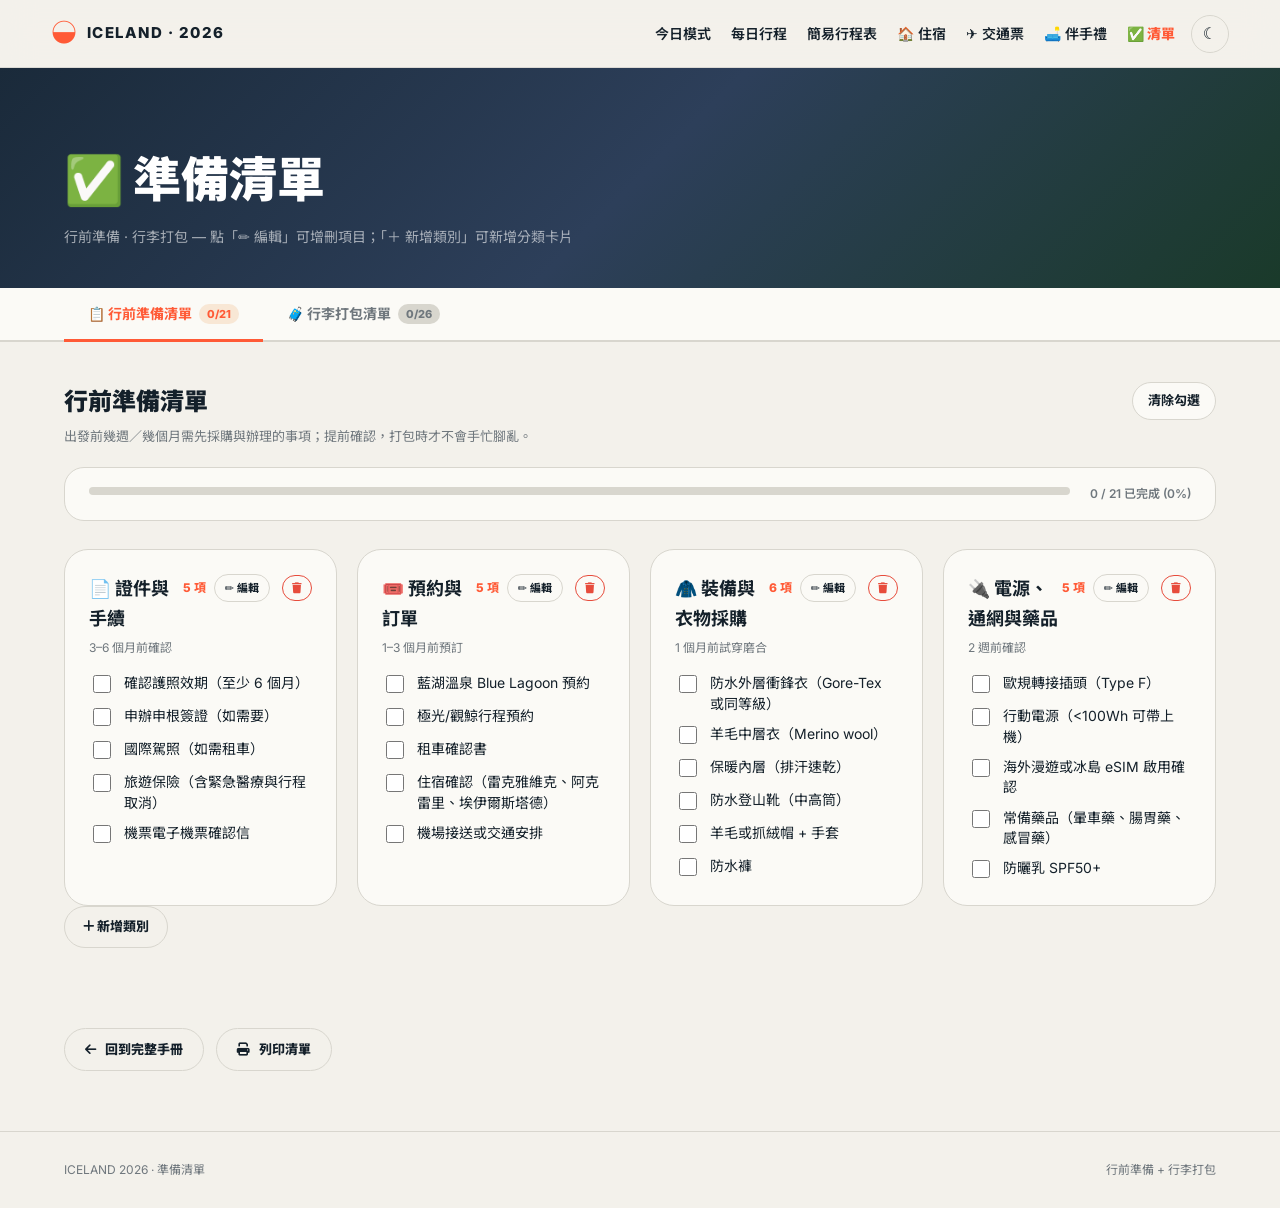
<file: checklist.html>
<!DOCTYPE html>
<html lang="zh-Hant">
<head>
  <meta charset="utf-8" />
  <meta name="viewport" content="width=device-width, initial-scale=1" />
  <title>準備清單 | 2026 冰島夢幻之旅</title>
  <meta name="description" content="2026 冰島行程行前準備清單與行李打包清單，可手動新增、刪除、編輯項目。" />
  <link rel="preconnect" href="https://fonts.googleapis.com" />
  <link rel="preconnect" href="https://fonts.gstatic.com" crossorigin />
  <link href="https://fonts.googleapis.com/css2?family=Inter:wght@400;600;700;800;900&family=Noto+Sans+TC:wght@400;500;700;900&display=swap" rel="stylesheet" />
  <link rel="stylesheet" href="https://cdnjs.cloudflare.com/ajax/libs/font-awesome/6.4.0/css/all.min.css" />
  <link rel="stylesheet" href="style.css" />
  <style>
    .page-hero {
      background: linear-gradient(135deg, #1a2a3a 0%, #2d3f5a 50%, #1a3a2a 100%);
      padding: 72px clamp(18px,5vw,78px) 40px;
      color: white;
    }
    .page-hero h1 { font-size: clamp(26px,4.5vw,48px); font-weight:900; margin:0 0 6px; }
    .page-hero p  { color: rgba(255,255,255,0.6); font-size:14px; margin:0; }

    /* Tab bar */
    .tab-bar {
      display: flex;
      gap: 0;
      border-bottom: 2px solid var(--line);
      padding: 0 clamp(18px,5vw,78px);
      background: var(--surface);
      position: sticky;
      top: 64px;
      z-index: 90;
    }
    .tab-btn {
      padding: 14px 24px;
      font-size: 14px;
      font-weight: 700;
      color: var(--muted);
      background: none;
      border: none;
      border-bottom: 3px solid transparent;
      margin-bottom: -2px;
      cursor: pointer;
      transition: color 0.15s, border-color 0.15s;
      display: flex;
      align-items: center;
      gap: 7px;
    }
    .tab-btn:hover { color: var(--ink); }
    .tab-btn.active { color: var(--accent); border-bottom-color: var(--accent); }
    .tab-count {
      background: var(--line);
      border-radius: 999px;
      padding: 1px 8px;
      font-size: 11px;
      font-weight: 800;
    }
    .tab-btn.active .tab-count { background: rgba(224,123,32,0.15); color: var(--accent); }

    /* Tab panels */
    .tab-panel { display: none; }
    .tab-panel.active { display: block; }

    /* Section inner */
    .checklist-section {
      padding: 40px clamp(18px,5vw,78px) 60px;
    }
    .section-head-inline {
      display: flex;
      align-items: flex-start;
      justify-content: space-between;
      gap: 16px;
      flex-wrap: wrap;
      margin-bottom: 20px;
    }
    .section-head-inline h2 { font-size: 24px; font-weight: 900; margin: 0 0 4px; }
    .section-head-inline .lead { color: var(--muted); font-size: 13px; margin: 0; }

    /* Progress bar */
    .prep-progress-wrap { margin-bottom: 28px; }
    .prep-progress-bar {
      height: 8px; border-radius: 999px;
      background: var(--line); overflow: hidden; margin-bottom: 6px;
    }
    .prep-progress-fill {
      height: 100%; border-radius: 999px;
      background: linear-gradient(90deg, #2fae84, #1a7a5a);
      transition: width 0.4s ease;
      width: 0%;
    }
    .prep-progress-text { font-size: 12px; color: var(--muted); font-weight: 600; }

    /* Packing note */
    .packing-note {
      background: var(--surface);
      border: 1px solid var(--line);
      border-radius: 14px;
      padding: 16px 20px;
      margin-top: 24px;
      font-size: 13px;
    }
    .packing-note strong { display: block; margin-bottom: 4px; font-size: 14px; }

    /* Edit mode banner */
    .edit-hint {
      background: rgba(224,123,32,0.08);
      border: 1px solid rgba(224,123,32,0.2);
      border-radius: 10px;
      padding: 10px 16px;
      font-size: 12px;
      color: var(--ink);
      margin: 0 clamp(18px,5vw,78px) 0;
      display: none;
      align-items: center;
      gap: 8px;
    }
    body.edit-active .edit-hint { display: flex; }

    @media (max-width: 600px) {
      .tab-btn { padding: 12px 14px; font-size: 13px; }
    }
  </style>
</head>
<body>

  <header class="topbar">
    <a class="brand" href="index.html" aria-label="回到手冊首頁">
      <span class="brand-mark">◒</span>
      <span>ICELAND · 2026</span>
    </a>
    <nav class="nav">
      <a href="index.html#today">今日模式</a>
      <a href="index.html#days">每日行程</a>
      <a href="itinerary.html">簡易行程表</a>
      <a href="accommodation.html">🏠 住宿</a>
      <a href="transport.html">✈️ 交通票</a>
      <a href="shopping.html">🛋️ 伴手禮</a>
      <a href="checklist.html" style="color:var(--accent);font-weight:800;">✅ 清單</a>
    </nav>
    <div class="topbar-actions">
      <button id="themeBtn" class="icon-btn" aria-label="切換深色模式">☾</button>
      <button id="mobileMenuBtn" class="mobile-menu-btn" aria-label="開啟選單"><i class="fa-solid fa-bars"></i> <span>選單</span></button>
    </div>
  </header>

  <div id="mobileDrawer" class="mobile-drawer">
    <nav class="mobile-drawer-nav">
      <a href="index.html#today" class="drawer-link">⚡ 今日模式 <span>↗</span></a>
      <a href="index.html#days" class="drawer-link">📅 每日行程 <span>↗</span></a>
      <a href="itinerary.html" class="drawer-link">📋 簡易行程表 <span>↗</span></a>
      <a href="accommodation.html" class="drawer-link">🏠 住宿資訊 <span>↗</span></a>
      <a href="transport.html" class="drawer-link">✈️ 交通票 <span>↗</span></a>
      <a href="shopping.html" class="drawer-link">🛋️ 伴手禮清單 <span>↗</span></a>
      <a href="checklist.html" class="drawer-link" style="color:var(--accent);">✅ 準備清單 <span>↗</span></a>
    </nav>
  </div>

  <main>
    <div class="page-hero">
      <h1>✅ 準備清單</h1>
      <p>行前準備 · 行李打包 — 點「✏️ 編輯」可增刪項目；「＋ 新增類別」可新增分類卡片</p>
    </div>

    <!-- Tab bar -->
    <div class="tab-bar" role="tablist">
      <button class="tab-btn active" id="tab-prep" role="tab" aria-selected="true" onclick="switchTab('prep')">
        📋 行前準備清單
        <span class="tab-count" id="tab-prep-count">…</span>
      </button>
      <button class="tab-btn" id="tab-packing" role="tab" aria-selected="false" onclick="switchTab('packing')">
        🧳 行李打包清單
        <span class="tab-count" id="tab-packing-count">…</span>
      </button>
    </div>


    <!-- ── Tab: 行前準備 ───────────────────────────────────────────── -->
    <div class="tab-panel active" id="panel-prep">
      <div class="checklist-section">
        <div class="section-head-inline">
          <div>
            <h2>行前準備清單</h2>
            <p class="lead">出發前幾週／幾個月需先採購與辦理的事項；提前確認，打包時才不會手忙腳亂。</p>
          </div>
          <button class="chip" id="resetPrep">清除勾選</button>
        </div>

        <div class="prep-progress-wrap">
          <div class="prep-progress-bar">
            <div id="prepProgressFill" class="prep-progress-fill"></div>
          </div>
          <div id="prepProgressText" class="prep-progress-text">計算中…</div>
        </div>

        <div id="prepGrid" class="packing-grid"></div>
        <div style="padding:0 0 20px;">
          <button class="btn secondary" id="addPrepCategoryBtn" style="font-size:13px;padding:9px 18px;"><i class="fa-solid fa-plus"></i> 新增類別</button>
        </div>
      </div>
    </div>

    <!-- ── Tab: 行李打包 ───────────────────────────────────────────── -->
    <div class="tab-panel" id="panel-packing">
      <div class="checklist-section">
        <div class="section-head-inline">
          <div>
            <h2>行李打包清單</h2>
            <p class="lead">以 11 天冰島秋季行程為基礎；勾選狀態會自動存於這台裝置的瀏覽器中。</p>
          </div>
          <button class="chip" id="resetPacking">清除勾選</button>
        </div>

        <div id="packingGrid" class="packing-grid"></div>
        <div style="padding:0 0 20px;">
          <button class="btn secondary" id="addPackingCategoryBtn" style="font-size:13px;padding:9px 18px;"><i class="fa-solid fa-plus"></i> 新增類別</button>
        </div>

        <div class="packing-note">
          <strong>🧳 夫妻／旅伴分裝技巧</strong>
          <p>若有兩件托運行李，建議交叉放置每人 1–2 天衣物。即使其中一件延誤，也不會只有一個人完全沒有換洗衣物。</p>
        </div>
      </div>
    </div>

    <div style="padding: 0 clamp(18px,5vw,78px) 60px; display:flex; gap:12px; flex-wrap:wrap;">
      <a href="index.html" class="btn secondary" style="font-size:13px;padding:10px 20px;"><i class="fa-solid fa-arrow-left" style="margin-right:6px;"></i> 回到完整手冊</a>
      <button class="btn secondary" onclick="window.print()" style="font-size:13px;padding:10px 20px;"><i class="fa-solid fa-print" style="margin-right:6px;"></i> 列印清單</button>
    </div>
  </main>

  <footer>
    <span>ICELAND 2026 · 準備清單</span>
    <span>行前準備 + 行李打包</span>
  </footer>

  <script>
    // ── Theme ──────────────────────────────────────────────────────────
    document.getElementById('themeBtn').onclick = () => {
      document.body.classList.toggle('dark');
      document.getElementById('themeBtn').textContent = document.body.classList.contains('dark') ? '☀' : '☾';
    };

    // ── Mobile drawer ──────────────────────────────────────────────────
    const mobileMenuBtn = document.getElementById('mobileMenuBtn');
    const mobileDrawer = document.getElementById('mobileDrawer');
    mobileMenuBtn.onclick = () => {
      mobileDrawer.classList.toggle('active');
      mobileMenuBtn.innerHTML = mobileDrawer.classList.contains('active')
        ? '<i class="fa-solid fa-xmark"></i> <span>關閉</span>'
        : '<i class="fa-solid fa-bars"></i> <span>選單</span>';
    };


    // ── Load tripData from localStorage ───────────────────────────────
    const TRIP_KEY = 'iceland_2026_trip_data';

    const DEFAULT_TRIP_PREP = {
      admin: [
        '確認護照效期（至少 6 個月）',
        '申辦申根簽證（如需要）',
        '國際駕照（如需租車）',
        '旅遊保險（含緊急醫療與行程取消）',
        '機票電子機票確認信'
      ],
      bookings: [
        '藍湖溫泉 Blue Lagoon 預約',
        '極光/觀鯨行程預約',
        '租車確認書',
        '住宿確認（雷克雅維克、阿克雷里、埃伊爾斯塔德）',
        '機場接送或交通安排'
      ],
      gear: [
        '防水外層衝鋒衣（Gore-Tex 或同等級）',
        '羊毛中層衣（Merino wool）',
        '保暖內層（排汗速乾）',
        '防水登山靴（中高筒）',
        '羊毛或抓絨帽 + 手套',
        '防水褲'
      ],
      tech: [
        '歐規轉接插頭（Type F）',
        '行動電源（<100Wh 可帶上機）',
        '海外漫遊或冰島 eSIM 啟用確認',
        '常備藥品（暈車藥、腸胃藥、感冒藥）',
        '防曬乳 SPF50+'
      ]
    };
    const DEFAULT_TRIP_PACKING = {
      carry: [
        '護照 + 護照影本（放另一個包）',
        '機票 / 電子登機證',
        '信用卡 + 少量現金（ISK 或 EUR）',
        '手機 + 耳機',
        '充電線 + 行動電源',
        '口罩與手部消毒液'
      ],
      cabin: [
        '換洗衣物 1–2 套',
        '盥洗包（≤100ml 液體）',
        '輕薄保暖層',
        '眼鏡 / 隱形眼鏡備份',
        '頸枕'
      ],
      checked: [
        '防水外層衝鋒衣',
        '保暖中層（羊毛衣或刷毛）',
        '排汗內層 × 5 套',
        '防水登山靴',
        '一般鞋子（室內用）',
        '牛仔褲 / 休閒褲 × 2',
        '毛帽 + 手套 + 圍巾',
        '泳衣（藍湖、天空藍潟湖）',
        '雨傘或輕量雨衣',
        '太陽眼鏡（低角度陽光）'
      ],
      shared: [
        '旅遊書 / 離線地圖下載',
        '手機腳架 / 小型三腳架',
        '延長線插座',
        '零食與乾燥食品',
        '夸克型暖暖包'
      ]
    };

    const DEFAULT_PREP_GROUPS    = ['admin','bookings','gear','tech'];
    const DEFAULT_PREP_LABELS    = { admin:'📄 證件與手續', bookings:'🎟️ 預約與訂單', gear:'🧥 裝備與衣物採購', tech:'🔌 電源、通網與藥品' };
    const DEFAULT_PREP_SUBS      = { admin:'3–6 個月前確認', bookings:'1–3 個月前預訂', gear:'1 個月前試穿磨合', tech:'2 週前確認' };
    const DEFAULT_PACKING_GROUPS = ['carry','cabin','checked','shared'];
    const DEFAULT_PACKING_LABELS = { carry:'隨身包包', cabin:'手提行李', checked:'托運行李', shared:'共用／分裝' };
    const DEFAULT_PACKING_SUBS   = { carry:'證件、貴重物品與途中隨時會用到', cabin:'托運延誤時仍能撐 1–2 天', checked:'主要衣物與旅行用品', shared:'夫妻或旅伴一起準備' };

    let tripData = null;
    try {
      const raw = localStorage.getItem(TRIP_KEY);
      tripData = raw ? JSON.parse(raw) : null;
    } catch(e) {}

    if (!tripData) {
      tripData = { prep: DEFAULT_TRIP_PREP, packing: DEFAULT_TRIP_PACKING };
    }
    if (!tripData.prep)    tripData.prep    = DEFAULT_TRIP_PREP;
    if (!tripData.packing) tripData.packing = DEFAULT_TRIP_PACKING;

    const CAT_KEY = 'iceland_checklist_cats_v12';
    let catData = null;
    try { catData = JSON.parse(localStorage.getItem(CAT_KEY) || 'null'); } catch(e) {}
    if (!catData) {
      catData = {
        prepGroups:    DEFAULT_PREP_GROUPS.map(k => ({ key:k, label: DEFAULT_PREP_LABELS[k], sub: DEFAULT_PREP_SUBS[k] })),
        packingGroups: DEFAULT_PACKING_GROUPS.map(k => ({ key:k, label: DEFAULT_PACKING_LABELS[k], sub: DEFAULT_PACKING_SUBS[k] }))
      };
    }
    function saveCats() { localStorage.setItem(CAT_KEY, JSON.stringify(catData)); }

    function saveItineraryToLocal() {
      try { localStorage.setItem(TRIP_KEY, JSON.stringify(tripData)); } catch(e) {}
    }

    // ── Tab switching ─────────────────────────────────────────────────
    function switchTab(tab) {
      document.querySelectorAll('.tab-btn').forEach(b => { b.classList.remove('active'); b.setAttribute('aria-selected','false'); });
      document.querySelectorAll('.tab-panel').forEach(p => p.classList.remove('active'));
      document.getElementById('tab-' + tab).classList.add('active');
      document.getElementById('tab-' + tab).setAttribute('aria-selected','true');
      document.getElementById('panel-' + tab).classList.add('active');
      history.replaceState(null, '', '#' + tab);
    }

    if (location.hash === '#packing') switchTab('packing');

    // ── Helpers ───────────────────────────────────────────────────────
    function addEditRow(text, container) {
      const row = document.createElement('div');
      row.style.cssText = 'display:flex;align-items:center;gap:6px;margin-bottom:6px;';
      row.innerHTML = `
        <input type="text" value="${text.replace(/"/g,'&quot;').replace(/</g,'&lt;')}"
          style="flex:1;padding:6px 10px;border:1px solid var(--line);border-radius:8px;background:var(--bg);color:var(--ink);font-size:13px;">
        <button title="刪除" style="background:none;border:none;color:var(--muted);cursor:pointer;font-size:18px;line-height:1;padding:0 4px;transition:color 0.1s;"
          onmouseover="this.style.color='#e03030'" onmouseout="this.style.color=''">×</button>
      `;
      row.querySelector('button').onclick = () => row.remove();
      container.appendChild(row);
    }

    function buildChecklistCard(title, sub, items, key, prefix, onSave, onReset) {
      const card = document.createElement('article');
      card.className = 'packing-card';
      card.innerHTML = `
        <div class="packing-head">
          <div><h3>${title}</h3><p>${sub}</p></div>
          <div style="display:flex;align-items:center;gap:8px;flex-shrink:0;">
            <span class="cl-count">${items.length} 項</span>
            <button class="small-btn cl-edit-btn" style="font-size:11px;padding:4px 10px;">✏️ 編輯</button>
          </div>
        </div>
        <div class="check-list"></div>
        <div class="cl-edit-area" style="display:none;border-top:1px solid var(--line);padding:12px 0 4px;">
          <div class="cl-edit-list"></div>
          <div style="display:flex;gap:6px;margin-top:8px;">
            <input class="cl-new-input" type="text" placeholder="新增項目（Enter 確認）"
              style="flex:1;padding:7px 10px;border:1px solid var(--line);border-radius:8px;background:var(--bg);color:var(--ink);font-size:13px;">
            <button class="btn primary cl-add-btn" style="font-size:12px;padding:7px 12px;white-space:nowrap;">＋ 新增</button>
          </div>
          <div style="display:flex;gap:8px;margin-top:10px;">
            <button class="btn primary cl-save-btn" style="font-size:12px;padding:7px 14px;">✓ 儲存</button>
            <button class="btn secondary cl-cancel-btn" style="font-size:12px;padding:7px 14px;">取消</button>
          </div>
        </div>
      `;

      const checkList  = card.querySelector('.check-list');
      const editArea   = card.querySelector('.cl-edit-area');
      const editList   = card.querySelector('.cl-edit-list');
      const editBtn    = card.querySelector('.cl-edit-btn');
      const newInput   = card.querySelector('.cl-new-input');
      const addBtn     = card.querySelector('.cl-add-btn');
      const saveBtn    = card.querySelector('.cl-save-btn');
      const cancelBtn  = card.querySelector('.cl-cancel-btn');
      const countEl    = card.querySelector('.cl-count');

      const renderCheckRows = () => {
        checkList.innerHTML = '';
        items.forEach((item, i) => {
          const id = `${prefix}-${key}-${i}`;
          const row = document.createElement('label');
          row.className = 'check-row';
          row.innerHTML = `<input type="checkbox" ${localStorage.getItem(id) ? 'checked' : ''}><span>${item}</span>`;
          row.querySelector('input').onchange = e => {
            e.target.checked ? localStorage.setItem(id, '1') : localStorage.removeItem(id);
            if (onReset) onReset();
          };
          checkList.appendChild(row);
        });
        countEl.textContent = `${items.length} 項`;
      };
      renderCheckRows();

      editBtn.onclick = () => {
        editList.innerHTML = '';
        items.forEach(item => addEditRow(item, editList));
        checkList.style.display = 'none';
        editArea.style.display = 'block';
        newInput.focus();
      };
      const doAdd = () => {
        const val = newInput.value.trim();
        if (!val) return;
        addEditRow(val, editList);
        newInput.value = '';
        newInput.focus();
      };
      addBtn.onclick = doAdd;
      newInput.onkeydown = e => { if (e.key === 'Enter') { e.preventDefault(); doAdd(); } };
      saveBtn.onclick = () => {
        const newItems = [...editList.querySelectorAll('input[type=text]')]
          .map(inp => inp.value.trim()).filter(Boolean);
        items.splice(0, items.length, ...newItems);
        saveItineraryToLocal();
        checkList.style.display = 'block';
        editArea.style.display = 'none';
        renderCheckRows();
        if (onSave) onSave();
      };
      cancelBtn.onclick = () => {
        checkList.style.display = 'block';
        editArea.style.display = 'none';
      };
      return card;
    }

    // ── renderPrep ─────────────────────────────────────────────────────
    function renderPrep() {
      const grid = document.getElementById('prepGrid');
      if (!grid) return;
      grid.innerHTML = '';

      const updateProgress = () => {
        let total = 0, done = 0;
        catData.prepGroups.forEach(g => {
          (tripData.prep[g.key] || []).forEach((_, i) => {
            total++;
            if (localStorage.getItem(`prep-${g.key}-${i}`)) done++;
          });
        });
        const pct = total ? Math.round(done / total * 100) : 0;
        const fill = document.getElementById('prepProgressFill');
        const text = document.getElementById('prepProgressText');
        if (fill) fill.style.width = `${pct}%`;
        if (text) text.textContent = `${done} / ${total} 已完成 (${pct}%)`;
        const tc = document.getElementById('tab-prep-count');
        if (tc) tc.textContent = `${done}/${total}`;
      };

      catData.prepGroups.forEach((g, gIdx) => {
        if (!tripData.prep[g.key]) tripData.prep[g.key] = [];
        const card = buildChecklistCard(
          g.label, g.sub, tripData.prep[g.key], g.key, 'prep',
          updateProgress, updateProgress
        );
        const headRight = card.querySelector('.packing-head > div:last-child');
        const delBtn = document.createElement('button');
        delBtn.className = 'small-btn';
        delBtn.style.cssText = 'font-size:11px;padding:3px 9px;color:#e74c3c;border-color:#e74c3c;margin-left:4px;';
        delBtn.innerHTML = '<i class="fa-solid fa-trash"></i>';
        delBtn.title = '刪除此類別';
        delBtn.onclick = () => {
          if (!confirm(`確定刪除「${g.label}」類別及其所有項目？`)) return;
          catData.prepGroups.splice(gIdx, 1);
          delete tripData.prep[g.key];
          saveCats(); saveItineraryToLocal(); renderPrep();
        };
        headRight.appendChild(delBtn);
        grid.appendChild(card);
      });

      updateProgress();

      const resetBtn = document.getElementById('resetPrep');
      if (resetBtn) {
        resetBtn.onclick = () => {
          Object.keys(localStorage).filter(k => k.startsWith('prep-')).forEach(k => localStorage.removeItem(k));
          grid.querySelectorAll('input[type=checkbox]').forEach(x => x.checked = false);
          updateProgress();
        };
      }

      const addBtn = document.getElementById('addPrepCategoryBtn');
      if (addBtn) {
        addBtn.onclick = () => {
          const label = prompt('新類別名稱：');
          if (!label || !label.trim()) return;
          const key = 'prep_custom_' + Date.now();
          catData.prepGroups.push({ key, label: label.trim(), sub: '' });
          tripData.prep[key] = [];
          saveCats(); saveItineraryToLocal(); renderPrep();
        };
      }
    }

    // ── renderPacking ──────────────────────────────────────────────────
    function renderPacking() {
      const grid = document.getElementById('packingGrid');
      if (!grid) return;
      grid.innerHTML = '';

      const updateCount = () => {
        let total = 0, done = 0;
        catData.packingGroups.forEach(g => {
          (tripData.packing[g.key] || []).forEach((_, i) => {
            total++;
            if (localStorage.getItem(`pack-${g.key}-${i}`)) done++;
          });
        });
        const tc = document.getElementById('tab-packing-count');
        if (tc) tc.textContent = `${done}/${total}`;
      };

      catData.packingGroups.forEach((g, gIdx) => {
        if (!tripData.packing[g.key]) tripData.packing[g.key] = [];
        const card = buildChecklistCard(
          g.label, g.sub, tripData.packing[g.key], g.key, 'pack',
          updateCount, updateCount
        );
        const headRight = card.querySelector('.packing-head > div:last-child');
        const delBtn = document.createElement('button');
        delBtn.className = 'small-btn';
        delBtn.style.cssText = 'font-size:11px;padding:3px 9px;color:#e74c3c;border-color:#e74c3c;margin-left:4px;';
        delBtn.innerHTML = '<i class="fa-solid fa-trash"></i>';
        delBtn.title = '刪除此類別';
        delBtn.onclick = () => {
          if (!confirm(`確定刪除「${g.label}」類別及其所有項目？`)) return;
          catData.packingGroups.splice(gIdx, 1);
          delete tripData.packing[g.key];
          saveCats(); saveItineraryToLocal(); renderPacking();
        };
        headRight.appendChild(delBtn);
        grid.appendChild(card);
      });

      updateCount();

      const resetBtn = document.getElementById('resetPacking');
      if (resetBtn) {
        resetBtn.onclick = () => {
          Object.keys(localStorage).filter(k => k.startsWith('pack-')).forEach(k => localStorage.removeItem(k));
          grid.querySelectorAll('input[type=checkbox]').forEach(x => x.checked = false);
          updateCount();
        };
      }

      const addBtn = document.getElementById('addPackingCategoryBtn');
      if (addBtn) {
        addBtn.onclick = () => {
          const label = prompt('新類別名稱：');
          if (!label || !label.trim()) return;
          const key = 'pack_custom_' + Date.now();
          catData.packingGroups.push({ key, label: label.trim(), sub: '' });
          tripData.packing[key] = [];
          saveCats(); saveItineraryToLocal(); renderPacking();
        };
      }
    }

    // ── Init ───────────────────────────────────────────────────────────
    renderPrep();
    renderPacking();
  </script>
</body>
</html>
</file>
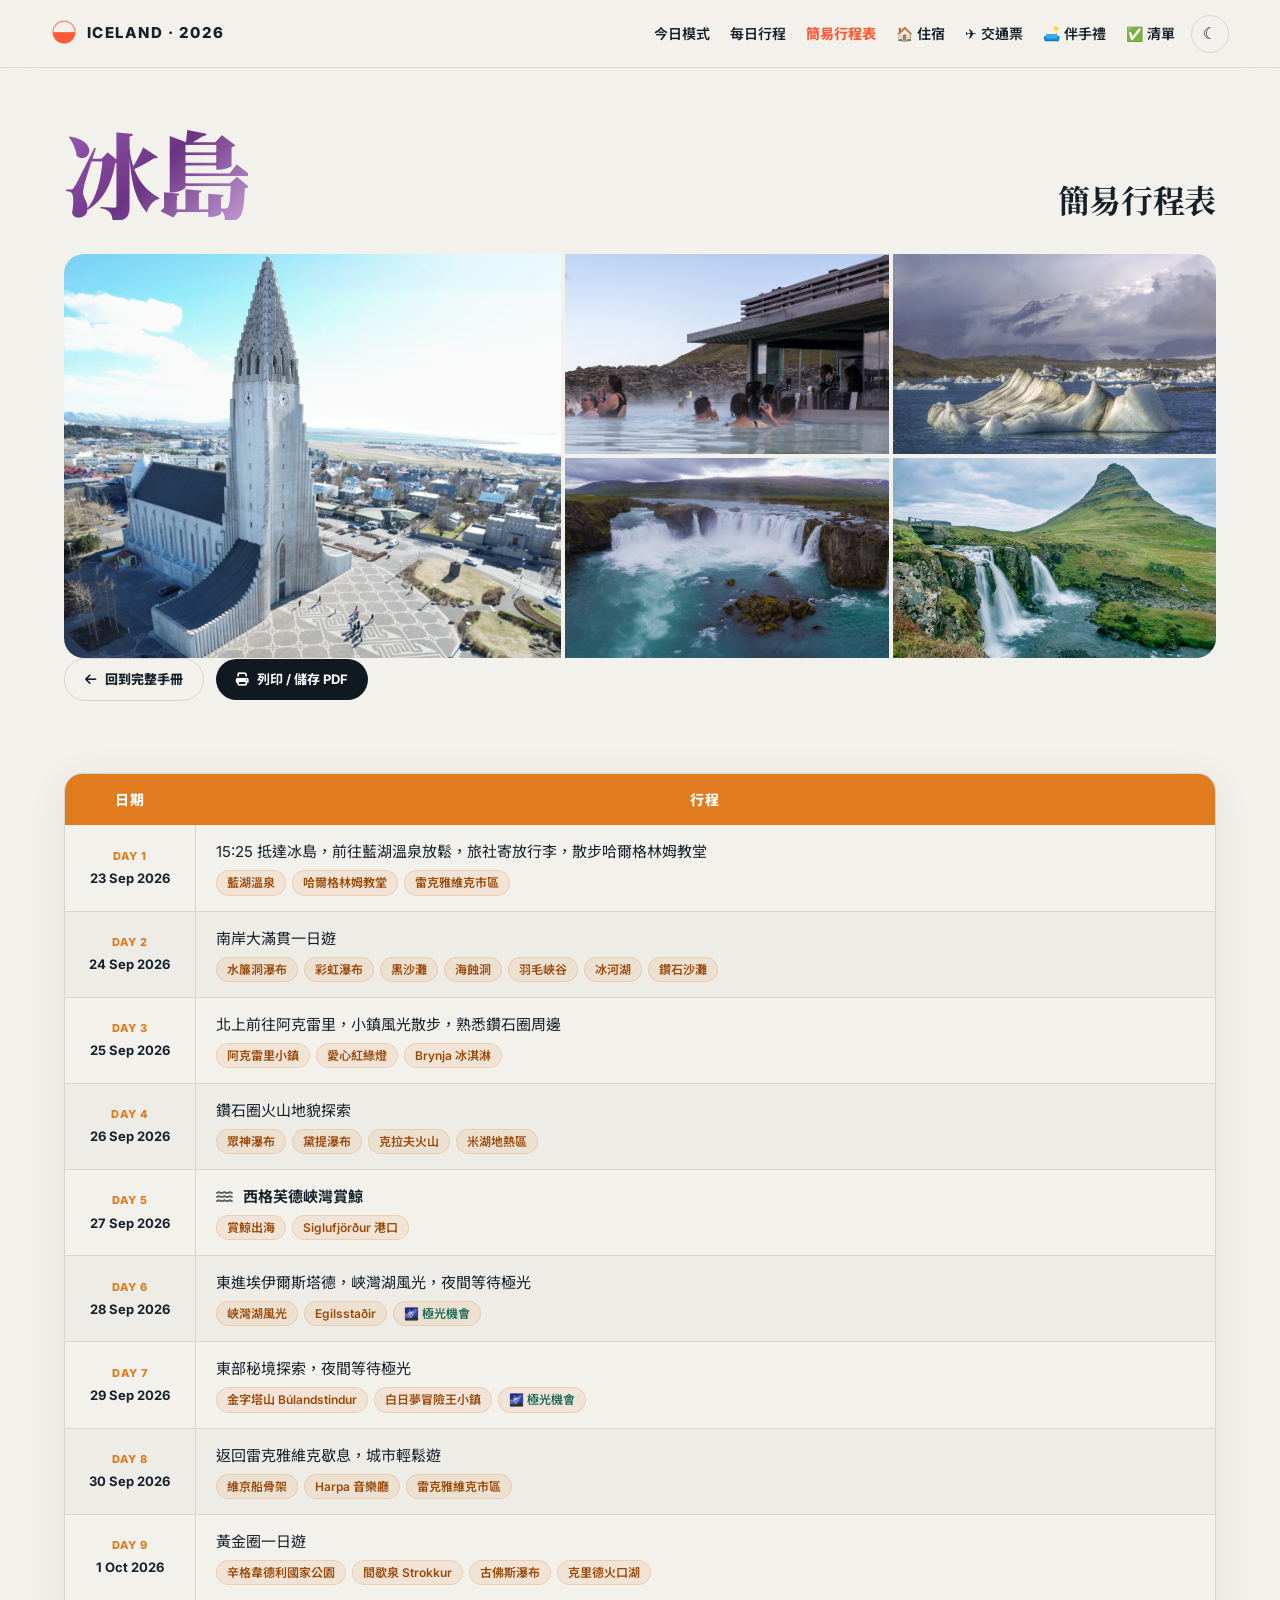
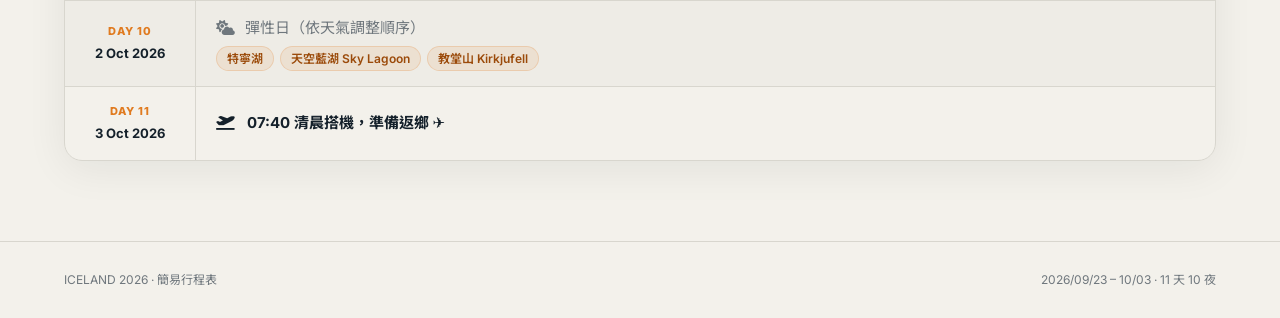
<file: itinerary.html>
<!DOCTYPE html>
<html lang="zh-Hant">
<head>
  <meta charset="utf-8" />
  <meta name="viewport" content="width=device-width, initial-scale=1" />
  <meta name="theme-color" content="#101820" />
  <title>簡易行程表 | 2026 冰島夢幻之旅</title>
  <meta name="description" content="2026 冰島 11 天簡易行程總覽，9/23 出發至 10/3 返鄉，含每日景點與活動摘要。" />

  <!-- Google Fonts -->
  <link rel="preconnect" href="https://fonts.googleapis.com" />
  <link rel="preconnect" href="https://fonts.gstatic.com" crossorigin />
  <link href="https://fonts.googleapis.com/css2?family=Georgia&family=Inter:wght@400;600;700;800;900&family=Noto+Sans+TC:wght@400;500;700;900&family=Noto+Serif+TC:wght@600;700;900&display=swap" rel="stylesheet" />

  <!-- FontAwesome -->
  <link rel="stylesheet" href="https://cdnjs.cloudflare.com/ajax/libs/font-awesome/6.4.0/css/all.min.css" />

  <link rel="stylesheet" href="style.css" />

  <style>
    /* ── Page-specific styles ───────────────────────── */

    .itin-hero {
      padding: 56px clamp(18px, 5vw, 78px) 0;
    }

    .itin-header {
      display: flex;
      align-items: baseline;
      justify-content: space-between;
      margin-bottom: 28px;
      flex-wrap: wrap;
      gap: 12px;
    }

    .itin-title-cn {
      font-family: Georgia, "Noto Serif TC", serif;
      font-size: clamp(52px, 9vw, 96px);
      font-weight: 900;
      line-height: 1;
      letter-spacing: -0.04em;
      background: linear-gradient(135deg, #9b59b6, #6c3483, #c39bd3);
      -webkit-background-clip: text;
      -webkit-text-fill-color: transparent;
      background-clip: text;
    }

    .itin-title-sub {
      font-family: Georgia, "Noto Serif TC", serif;
      font-size: clamp(20px, 3vw, 32px);
      font-weight: 700;
      color: var(--ink);
      letter-spacing: -0.01em;
    }

    /* Hero photo grid */
    .itin-photos {
      display: grid;
      grid-template-columns: 1fr 0.65fr 0.65fr;
      grid-template-rows: 200px 200px;
      gap: 4px;
      border-radius: 20px;
      overflow: hidden;
      height: 404px;
    }

    .itin-photos img {
      width: 100%;
      height: 100%;
      object-fit: cover;
      display: block;
    }

    .itin-photos .photo-main {
      grid-row: 1 / 3;
    }

    /* Table section */
    .itin-table-section {
      padding: 40px clamp(18px, 5vw, 78px) 80px;
    }

    .itin-table-wrap {
      border-radius: 18px;
      overflow: hidden;
      border: 1px solid var(--line);
      box-shadow: 0 8px 40px rgba(16, 24, 32, 0.07);
    }

    .itin-table {
      width: 100%;
      border-collapse: collapse;
      font-size: 15px;
    }

    .itin-table thead tr {
      background: #e07b20;
    }

    .itin-table thead th {
      padding: 14px 20px;
      color: white;
      font-weight: 800;
      font-size: 14px;
      letter-spacing: 0.06em;
      text-align: center;
    }

    .itin-table thead th:last-child {
      text-align: center;
    }

    .itin-table tbody tr {
      border-bottom: 1px solid var(--line);
      transition: background 0.15s ease;
    }

    .itin-table tbody tr:last-child {
      border-bottom: none;
    }

    .itin-table tbody tr:hover {
      background: rgba(224, 123, 32, 0.06);
    }

    .itin-table tbody tr:nth-child(even) {
      background: rgba(0, 0, 0, 0.02);
    }

    .itin-table tbody tr:nth-child(even):hover {
      background: rgba(224, 123, 32, 0.06);
    }

    .itin-table td {
      padding: 15px 20px;
      vertical-align: middle;
      color: var(--ink);
    }

    .td-date {
      width: 130px;
      text-align: center;
      font-weight: 700;
      font-size: 13px;
      color: var(--muted);
      white-space: nowrap;
      border-right: 1px solid var(--line);
    }

    .td-date .day-label {
      font-size: 11px;
      color: #e07b20;
      font-weight: 800;
      letter-spacing: 0.08em;
      text-transform: uppercase;
      display: block;
      margin-bottom: 3px;
    }

    .td-content {
      line-height: 1.6;
      font-size: 15px;
    }

    .td-content .spots {
      display: flex;
      flex-wrap: wrap;
      gap: 6px;
      margin-top: 6px;
    }

    .spot-tag {
      background: rgba(224, 123, 32, 0.1);
      color: #9b4a0a;
      border: 1px solid rgba(224, 123, 32, 0.2);
      border-radius: 999px;
      padding: 2px 10px;
      font-size: 12px;
      font-weight: 600;
    }

    .td-special {
      font-weight: 700;
      color: #6c3483;
    }

    .td-depart {
      font-weight: 700;
      color: var(--muted);
    }

    .td-aurora {
      color: #1a6b5a;
      font-weight: 600;
    }

    /* Back link & print btn */
    .itin-actions {
      display: flex;
      gap: 12px;
      align-items: center;
      padding: 0 clamp(18px, 5vw, 78px) 32px;
      flex-wrap: wrap;
    }

    .print-btn {
      background: var(--dark);
      color: white;
      border: none;
      border-radius: 999px;
      padding: 10px 20px;
      font-size: 13px;
      font-weight: 700;
      cursor: pointer;
      display: flex;
      align-items: center;
      gap: 8px;
      transition: all 0.2s;
    }
    .print-btn:hover { background: #1a2a38; transform: translateY(-1px); }

    /* Dark mode overrides */
    body.dark .itin-table thead tr { background: #c06a10; }
    body.dark .itin-table tbody tr:nth-child(even) { background: rgba(255,255,255,0.03); }
    body.dark .itin-table tbody tr:hover { background: rgba(224, 123, 32, 0.1); }
    body.dark .itin-table tbody tr:nth-child(even):hover { background: rgba(224, 123, 32, 0.1); }
    body.dark .td-date { color: #8a9299; }
    body.dark .spot-tag { background: rgba(224,123,32,0.15); color: #f0a060; border-color: rgba(224,123,32,0.3); }
    body.dark .td-special { color: #c39bd3; }

    /* Print styles */
    @media print {
      .topbar, .itin-actions { display: none !important; }
      .itin-table-section { padding: 20px 0; }
      .itin-photos { height: 300px; }
    }

    /* Mobile */
    @media (max-width: 700px) {
      .itin-photos {
        grid-template-columns: 1fr 1fr;
        grid-template-rows: 160px 120px;
        height: auto;
      }
      .itin-photos .photo-main { grid-row: 1 / 1; grid-column: 1 / 3; }
      .td-date { width: 90px; font-size: 12px; }
      .itin-table { font-size: 13px; }
    }
  </style>
</head>
<body>

  <!-- Sticky Glass Topbar -->
  <header class="topbar">
    <a class="brand" href="index.html" aria-label="回到手冊首頁">
      <span class="brand-mark">◒</span>
      <span>ICELAND · 2026</span>
    </a>
    <nav class="nav">
      <a href="index.html#today">今日模式</a>
      <a href="index.html#days">每日行程</a>
      <a href="itinerary.html" style="color:var(--accent);font-weight:800;">簡易行程表</a>
      <a href="accommodation.html">🏠 住宿</a>
      <a href="transport.html">✈️ 交通票</a>
      <a href="shopping.html">🛋️ 伴手禮</a>
      <a href="checklist.html">✅ 清單</a>
    </nav>
    <div class="topbar-actions">
      <button id="themeBtn" class="icon-btn" aria-label="切換深色模式">☾</button>
      <button id="mobileMenuBtn" class="mobile-menu-btn" aria-label="開啟選單"><i class="fa-solid fa-bars"></i> <span>選單</span></button>
    </div>
  </header>

  <!-- Mobile Drawer -->
  <div id="mobileDrawer" class="mobile-drawer">
    <nav class="mobile-drawer-nav">
      <a href="index.html#today" class="drawer-link">⚡ 今日模式 <span>↗</span></a>
      <a href="index.html#days" class="drawer-link">📅 每日行程 <span>↗</span></a>
      <a href="itinerary.html" class="drawer-link" style="color:var(--accent);">📋 簡易行程表 <span>↗</span></a>
      <a href="accommodation.html" class="drawer-link">🏠 住宿資訊 <span>↗</span></a>
      <a href="transport.html" class="drawer-link">✈️ 交通票 <span>↗</span></a>
      <a href="shopping.html" class="drawer-link">🛋️ 伴手禮清單 <span>↗</span></a>
      <a href="checklist.html" class="drawer-link">✅ 準備清單 <span>↗</span></a>
    </nav>
  </div>

  <main id="top">

    <!-- Hero: Title + Photos -->
    <section class="itin-hero">
      <div class="itin-header">
        <div class="itin-title-cn">冰島</div>
        <div class="itin-title-sub">簡易行程表</div>
      </div>

      <div class="itin-photos">
        <!-- Main left: Reykjavik cityscape -->
        <img class="photo-main" src="images/hallgrimskirkja.jpg" alt="雷克雅維克城市風光">
        <!-- Top right: Blue Lagoon -->
        <img src="images/blue_lagoon.jpg" alt="藍湖溫泉">
        <!-- Mid right: Northern lights -->
        <img src="images/jokulsarlon.jpg" alt="冰河湖極光">
        <!-- Bottom right: Waterfall sunset -->
        <img src="images/godafoss.jpg" alt="眾神瀑布">
        <!-- Far right: Aurora landscape -->
        <img src="images/kirkjufell.jpg" alt="教堂山極光">
      </div>
    </section>

    <!-- Action Bar -->
    <div class="itin-actions">
      <a href="index.html" class="btn secondary" style="font-size:13px; padding:10px 20px;">
        <i class="fa-solid fa-arrow-left" style="margin-right:6px;"></i> 回到完整手冊
      </a>
      <button class="print-btn" onclick="window.print()">
        <i class="fa-solid fa-print"></i> 列印 / 儲存 PDF
      </button>
    </div>

    <!-- Itinerary Table -->
    <section class="itin-table-section">
      <div class="itin-table-wrap">
        <table class="itin-table">
          <thead>
            <tr>
              <th style="width:130px;">日期</th>
              <th>行程</th>
            </tr>
          </thead>
          <tbody>

            <tr>
              <td class="td-date">
                <span class="day-label">Day 1</span>
                23 Sep 2026
              </td>
              <td class="td-content">
                15:25 抵達冰島，前往藍湖溫泉放鬆，旅社寄放行李，散步哈爾格林姆教堂
                <div class="spots">
                  <span class="spot-tag">藍湖溫泉</span>
                  <span class="spot-tag">哈爾格林姆教堂</span>
                  <span class="spot-tag">雷克雅維克市區</span>
                </div>
              </td>
            </tr>

            <tr>
              <td class="td-date">
                <span class="day-label">Day 2</span>
                24 Sep 2026
              </td>
              <td class="td-content">
                南岸大滿貫一日遊
                <div class="spots">
                  <span class="spot-tag">水簾洞瀑布</span>
                  <span class="spot-tag">彩虹瀑布</span>
                  <span class="spot-tag">黑沙灘</span>
                  <span class="spot-tag">海蝕洞</span>
                  <span class="spot-tag">羽毛峽谷</span>
                  <span class="spot-tag">冰河湖</span>
                  <span class="spot-tag">鑽石沙灘</span>
                </div>
              </td>
            </tr>

            <tr>
              <td class="td-date">
                <span class="day-label">Day 3</span>
                25 Sep 2026
              </td>
              <td class="td-content">
                北上前往阿克雷里，小鎮風光散步，熟悉鑽石圈周邊
                <div class="spots">
                  <span class="spot-tag">阿克雷里小鎮</span>
                  <span class="spot-tag">愛心紅綠燈</span>
                  <span class="spot-tag">Brynja 冰淇淋</span>
                </div>
              </td>
            </tr>

            <tr>
              <td class="td-date">
                <span class="day-label">Day 4</span>
                26 Sep 2026
              </td>
              <td class="td-content">
                鑽石圈火山地貌探索
                <div class="spots">
                  <span class="spot-tag">眾神瀑布</span>
                  <span class="spot-tag">黛提瀑布</span>
                  <span class="spot-tag">克拉夫火山</span>
                  <span class="spot-tag">米湖地熱區</span>
                </div>
              </td>
            </tr>

            <tr>
              <td class="td-date">
                <span class="day-label">Day 5</span>
                27 Sep 2026
              </td>
              <td class="td-content td-special">
                <i class="fa-solid fa-water" style="margin-right:6px;opacity:0.7;"></i>
                西格芙德峽灣賞鯨
                <div class="spots">
                  <span class="spot-tag">賞鯨出海</span>
                  <span class="spot-tag">Siglufjörður 港口</span>
                </div>
              </td>
            </tr>

            <tr>
              <td class="td-date">
                <span class="day-label">Day 6</span>
                28 Sep 2026
              </td>
              <td class="td-content">
                東進埃伊爾斯塔德，峽灣湖風光，夜間等待極光
                <div class="spots">
                  <span class="spot-tag">峽灣湖風光</span>
                  <span class="spot-tag">Egilsstaðir</span>
                  <span class="spot-tag td-aurora">🌌 極光機會</span>
                </div>
              </td>
            </tr>

            <tr>
              <td class="td-date">
                <span class="day-label">Day 7</span>
                29 Sep 2026
              </td>
              <td class="td-content">
                東部秘境探索，夜間等待極光
                <div class="spots">
                  <span class="spot-tag">金字塔山 Búlandstindur</span>
                  <span class="spot-tag">白日夢冒險王小鎮</span>
                  <span class="spot-tag td-aurora">🌌 極光機會</span>
                </div>
              </td>
            </tr>

            <tr>
              <td class="td-date">
                <span class="day-label">Day 8</span>
                30 Sep 2026
              </td>
              <td class="td-content">
                返回雷克雅維克歇息，城市輕鬆遊
                <div class="spots">
                  <span class="spot-tag">維京船骨架</span>
                  <span class="spot-tag">Harpa 音樂廳</span>
                  <span class="spot-tag">雷克雅維克市區</span>
                </div>
              </td>
            </tr>

            <tr>
              <td class="td-date">
                <span class="day-label">Day 9</span>
                1 Oct 2026
              </td>
              <td class="td-content">
                黃金圈一日遊
                <div class="spots">
                  <span class="spot-tag">辛格韋德利國家公園</span>
                  <span class="spot-tag">間歇泉 Strokkur</span>
                  <span class="spot-tag">古佛斯瀑布</span>
                  <span class="spot-tag">克里德火口湖</span>
                </div>
              </td>
            </tr>

            <tr>
              <td class="td-date">
                <span class="day-label">Day 10</span>
                2 Oct 2026
              </td>
              <td class="td-content" style="color:var(--muted);">
                <i class="fa-solid fa-cloud-sun" style="margin-right:6px;"></i>
                彈性日（依天氣調整順序）
                <div class="spots">
                  <span class="spot-tag">特寧湖</span>
                  <span class="spot-tag">天空藍湖 Sky Lagoon</span>
                  <span class="spot-tag">教堂山 Kirkjufell</span>
                </div>
              </td>
            </tr>

            <tr>
              <td class="td-date">
                <span class="day-label">Day 11</span>
                3 Oct 2026
              </td>
              <td class="td-content td-depart">
                <i class="fa-solid fa-plane-departure" style="margin-right:8px;"></i>
                07:40 清晨搭機，準備返鄉 ✈️
              </td>
            </tr>

          </tbody>
        </table>
      </div>
    </section>

  </main>

  <footer>
    <span>ICELAND 2026 · 簡易行程表</span>
    <span>2026/09/23 – 10/03 · 11 天 10 夜</span>
  </footer>

  <script>
    // Theme toggle
    const themeBtn = document.getElementById('themeBtn');
    if (themeBtn) {
      themeBtn.onclick = () => {
        document.body.classList.toggle('dark');
        themeBtn.textContent = document.body.classList.contains('dark') ? '☀' : '☾';
      };
    }

    // Mobile drawer
    const mobileMenuBtn = document.getElementById('mobileMenuBtn');
    const mobileDrawer = document.getElementById('mobileDrawer');
    if (mobileMenuBtn && mobileDrawer) {
      mobileMenuBtn.onclick = () => {
        mobileDrawer.classList.toggle('active');
        const isActive = mobileDrawer.classList.contains('active');
        mobileMenuBtn.innerHTML = isActive
          ? '<i class="fa-solid fa-xmark"></i> <span>關閉</span>'
          : '<i class="fa-solid fa-bars"></i> <span>選單</span>';
      };
    }
  </script>
</body>
</html>
</file>
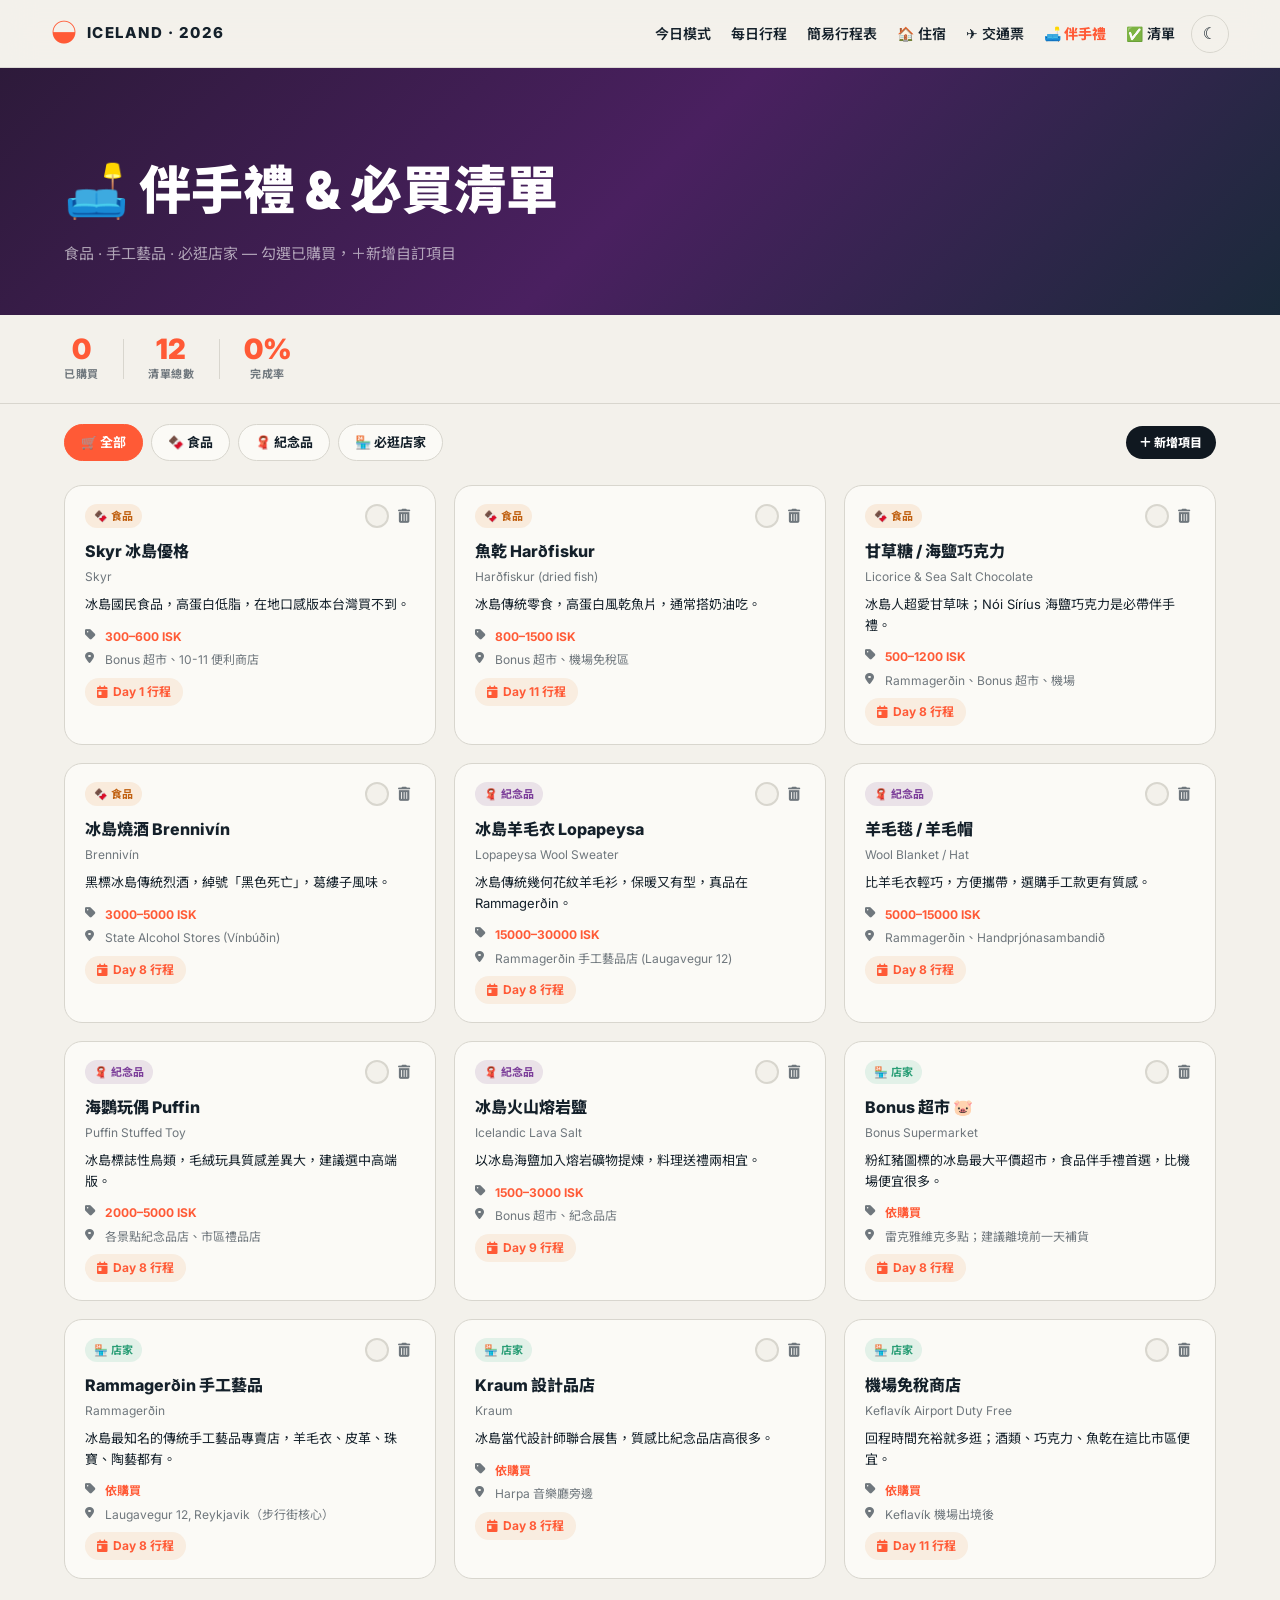
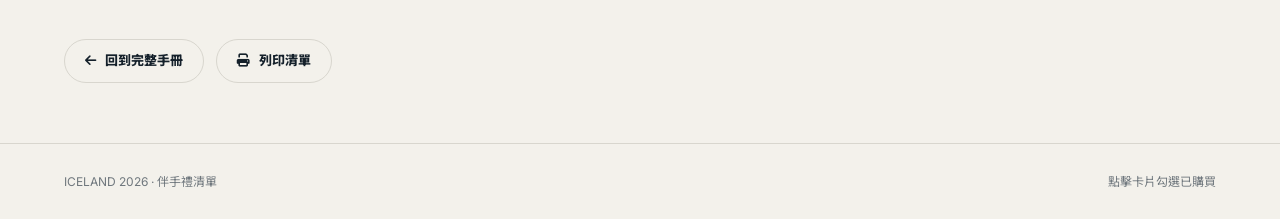
<file: shopping.html>
<!DOCTYPE html>
<html lang="zh-Hant">
<head>
  <meta charset="utf-8" />
  <meta name="viewport" content="width=device-width, initial-scale=1" />
  <title>伴手禮清單 | 2026 冰島夢幻之旅</title>
  <meta name="description" content="2026 冰島必買、必逛、伴手禮清單，含購買地點與行程連結。" />
  <link rel="preconnect" href="https://fonts.googleapis.com" />
  <link rel="preconnect" href="https://fonts.gstatic.com" crossorigin />
  <link href="https://fonts.googleapis.com/css2?family=Inter:wght@400;600;700;800;900&family=Noto+Sans+TC:wght@400;500;700;900&display=swap" rel="stylesheet" />
  <link rel="stylesheet" href="https://cdnjs.cloudflare.com/ajax/libs/font-awesome/6.4.0/css/all.min.css" />
  <link rel="stylesheet" href="style.css" />
  <style>
    .page-hero {
      background: linear-gradient(135deg, #2d1a3a 0%, #4a2060 50%, #1a2a3a 100%);
      padding: 80px clamp(18px,5vw,78px) 48px;
      color: white;
    }
    .page-hero h1 { font-size: clamp(28px,5vw,52px); font-weight:900; margin:0 0 8px; }
    .page-hero p { color: rgba(255,255,255,0.6); font-size:15px; margin:0; }

    /* Budget bar */
    .budget-bar {
      display: flex;
      align-items: center;
      gap: 24px;
      flex-wrap: wrap;
      padding: 20px clamp(18px,5vw,78px);
      border-bottom: 1px solid var(--line);
    }
    .budget-stat { text-align: center; }
    .budget-stat .num { font-size: 28px; font-weight: 900; color: var(--accent); line-height: 1; }
    .budget-stat .lbl { font-size: 11px; color: var(--muted); font-weight: 700; letter-spacing: 0.06em; margin-top: 2px; }
    .budget-divider { width: 1px; height: 40px; background: var(--line); }

    /* Filter tabs */
    .filter-bar {
      display: flex;
      gap: 8px;
      padding: 20px clamp(18px,5vw,78px) 0;
      flex-wrap: wrap;
      align-items: center;
    }
    .filter-btn {
      background: var(--surface);
      border: 1px solid var(--line);
      border-radius: 999px;
      padding: 7px 16px;
      font-size: 13px;
      font-weight: 700;
      cursor: pointer;
      color: var(--ink);
      transition: all 0.15s;
    }
    .filter-btn:hover { background: var(--line); }
    .filter-btn.active { background: var(--accent); color: white; border-color: var(--accent); }

    /* Add item form */
    .add-item-form {
      display: none;
      background: var(--surface);
      border: 1px solid var(--line);
      border-radius: 16px;
      padding: 20px 24px;
      margin: 16px clamp(18px,5vw,78px) 0;
      gap: 12px;
      flex-wrap: wrap;
    }
    .add-item-form.open { display: flex; }
    .add-item-form input, .add-item-form select, .add-item-form textarea {
      background: var(--bg);
      border: 1px solid var(--line);
      border-radius: 8px;
      padding: 8px 12px;
      font-size: 13px;
      color: var(--ink);
      font-family: inherit;
    }
    .add-item-form input { flex: 1; min-width: 140px; }
    .add-item-form select { min-width: 110px; }
    .add-item-form textarea { flex: 1 1 100%; min-width: 200px; resize: vertical; min-height: 56px; }
    .add-item-form .form-row { display: flex; gap: 8px; flex-wrap: wrap; width: 100%; }
    .add-item-form .form-actions { display: flex; gap: 8px; width: 100%; }

    /* Shopping grid */
    .shopping-grid {
      display: grid;
      grid-template-columns: repeat(auto-fill, minmax(280px, 1fr));
      gap: 18px;
      padding: 24px clamp(18px,5vw,78px) 60px;
    }

    .shop-card {
      background: var(--surface);
      border: 1px solid var(--line);
      border-radius: 18px;
      padding: 18px 20px;
      cursor: pointer;
      transition: all 0.2s;
      position: relative;
    }
    .shop-card:hover { box-shadow: 0 8px 28px rgba(0,0,0,0.08); transform: translateY(-1px); }
    .shop-card.bought { opacity: 0.55; }
    .shop-card.bought .shop-name { text-decoration: line-through; }

    .shop-card-top {
      display: flex;
      align-items: flex-start;
      justify-content: space-between;
      margin-bottom: 10px;
      gap: 6px;
    }
    .shop-card-top-left { display: flex; align-items: center; gap: 6px; flex-wrap: wrap; }
    .cat-badge {
      font-size: 11px;
      font-weight: 700;
      padding: 3px 9px;
      border-radius: 999px;
      white-space: nowrap;
    }
    .cat-food  { background: rgba(224,123,32,0.12); color: #c06010; }
    .cat-craft { background: rgba(108,52,131,0.12); color: #7b3d99; }
    .cat-store { background: rgba(47,174,132,0.12); color: #2a9e76; }

    .shop-check {
      width: 24px; height: 24px;
      border-radius: 50%;
      border: 2px solid var(--line);
      display: flex; align-items: center; justify-content: center;
      font-size: 13px;
      font-weight: 800;
      flex-shrink: 0;
      transition: all 0.15s;
      background: var(--bg);
    }
    .shop-check.checked { background: #2fae84; border-color: #2fae84; color: white; }

    .shop-card-actions {
      display: flex;
      align-items: center;
      gap: 4px;
      flex-shrink: 0;
    }
    .shop-del-btn {
      background: none;
      border: none;
      cursor: pointer;
      color: var(--muted);
      font-size: 14px;
      padding: 3px 5px;
      border-radius: 6px;
      transition: color 0.15s, background 0.15s;
      line-height: 1;
    }
    .shop-del-btn:hover { color: #e03030; background: rgba(224,48,48,0.08); }

    .shop-name { font-size: 16px; font-weight: 800; color: var(--ink); margin-bottom: 2px; }
    .shop-name-en { font-size: 12px; color: var(--muted); margin-bottom: 8px; }
    .shop-desc { font-size: 13px; color: var(--ink); line-height: 1.55; margin-bottom: 12px; }
    .shop-meta { display: flex; flex-direction: column; gap: 4px; }
    .shop-meta-row { display: flex; align-items: flex-start; gap: 6px; font-size: 12px; color: var(--muted); }
    .shop-meta-row i { width: 14px; flex-shrink: 0; margin-top: 2px; }
    .price { font-weight: 700; color: var(--accent); }

    .day-link-btn {
      display: inline-flex;
      align-items: center;
      gap: 5px;
      background: rgba(224,123,32,0.1);
      color: var(--accent);
      border-radius: 999px;
      padding: 4px 12px;
      font-size: 12px;
      font-weight: 700;
      text-decoration: none;
      margin-top: 8px;
      transition: all 0.15s;
    }
    .day-link-btn:hover { background: rgba(224,123,32,0.2); }

    /* Done banner */
    .done-banner {
      display: none;
      position: absolute;
      top: 12px; right: 14px;
      background: #2fae84;
      color: white;
      font-size: 11px;
      font-weight: 800;
      padding: 3px 10px;
      border-radius: 999px;
    }
    .shop-card.bought .done-banner { display: block; }

    /* section headers */
    .section-header {
      padding: 24px clamp(18px,5vw,78px) 0;
      font-size: 20px;
      font-weight: 900;
      color: var(--ink);
    }

    body.dark .cat-food  { background: rgba(224,123,32,0.2); color: #f0a060; }
    body.dark .cat-craft { background: rgba(108,52,131,0.2); color: #c39bd3; }
    body.dark .cat-store { background: rgba(47,174,132,0.2); color: #6fcfb0; }
    body.dark .shop-card:hover { box-shadow: 0 8px 28px rgba(0,0,0,0.3); }

    @media (max-width:600px) {
      .shopping-grid { grid-template-columns: 1fr; }
    }
  </style>
</head>
<body>

  <header class="topbar">
    <a class="brand" href="index.html" aria-label="回到手冊首頁">
      <span class="brand-mark">◒</span>
      <span>ICELAND · 2026</span>
    </a>
    <nav class="nav">
      <a href="index.html#today">今日模式</a>
      <a href="index.html#days">每日行程</a>
      <a href="itinerary.html">簡易行程表</a>
      <a href="accommodation.html">🏠 住宿</a>
      <a href="transport.html">✈️ 交通票</a>
      <a href="shopping.html" style="color:var(--accent);font-weight:800;">🛋️ 伴手禮</a>
      <a href="checklist.html">✅ 清單</a>
    </nav>
    <div class="topbar-actions">
      <button id="themeBtn" class="icon-btn" aria-label="切換深色模式">☾</button>
      <button id="mobileMenuBtn" class="mobile-menu-btn" aria-label="開啟選單"><i class="fa-solid fa-bars"></i> <span>選單</span></button>
    </div>
  </header>

  <div id="mobileDrawer" class="mobile-drawer">
    <nav class="mobile-drawer-nav">
      <a href="index.html#today" class="drawer-link">⚡ 今日模式 <span>↗</span></a>
      <a href="index.html#days" class="drawer-link">📅 每日行程 <span>↗</span></a>
      <a href="accommodation.html" class="drawer-link">🏠 住宿資訊 <span>↗</span></a>
      <a href="transport.html" class="drawer-link">✈️ 交通票 <span>↗</span></a>
      <a href="shopping.html" class="drawer-link" style="color:var(--accent);">🛋️ 伴手禮清單 <span>↗</span></a>
      <a href="checklist.html" class="drawer-link">✅ 準備清單 <span>↗</span></a>
    </nav>
  </div>

  <main>
    <div class="page-hero">
      <h1>🛋️ 伴手禮 &amp; 必買清單</h1>
      <p>食品 · 手工藝品 · 必逛店家 — 勾選已購買，＋新增自訂項目</p>
    </div>

    <!-- Budget / Progress bar -->
    <div class="budget-bar">
      <div class="budget-stat">
        <div class="num" id="stat-bought">0</div>
        <div class="lbl">已購買</div>
      </div>
      <div class="budget-divider"></div>
      <div class="budget-stat">
        <div class="num" id="stat-total">0</div>
        <div class="lbl">清單總數</div>
      </div>
      <div class="budget-divider"></div>
      <div class="budget-stat">
        <div class="num" id="stat-pct">0%</div>
        <div class="lbl">完成率</div>
      </div>
    </div>

    <!-- Filter buttons + Add button -->
    <div class="filter-bar">
      <button class="filter-btn active" data-cat="all" onclick="filterCards('all', this)">🛒 全部</button>
      <button class="filter-btn" data-cat="food" onclick="filterCards('food', this)">🍫 食品</button>
      <button class="filter-btn" data-cat="craft" onclick="filterCards('craft', this)">🧣 紀念品</button>
      <button class="filter-btn" data-cat="store" onclick="filterCards('store', this)">🏪 必逛店家</button>
      <button class="btn primary" id="addItemToggle" style="font-size:12px;padding:7px 14px;margin-left:auto;white-space:nowrap;"><i class="fa-solid fa-plus"></i> 新增項目</button>
    </div>

    <!-- Add item inline form -->
    <div class="add-item-form" id="addItemForm">
      <div class="form-row">
        <input id="fi-name" type="text" placeholder="品名（必填）" style="min-width:160px;" />
        <input id="fi-name-en" type="text" placeholder="英文名" style="min-width:120px;" />
        <select id="fi-cat">
          <option value="food">🍫 食品</option>
          <option value="craft">🧣 紀念品</option>
          <option value="store">🏪 店家</option>
        </select>
      </div>
      <div class="form-row">
        <textarea id="fi-desc" placeholder="說明（選填）"></textarea>
      </div>
      <div class="form-row">
        <input id="fi-price" type="text" placeholder="參考價格（選填）" style="min-width:140px;" />
        <input id="fi-where" type="text" placeholder="購買地點（選填）" style="min-width:160px;" />
      </div>
      <div class="form-actions">
        <button class="btn primary" id="addItemSave" style="font-size:13px;padding:8px 18px;">＋ 加入清單</button>
        <button class="btn secondary" id="addItemCancel" style="font-size:13px;padding:8px 16px;">取消</button>
      </div>
    </div>

    <!-- Shopping grid (rendered by JS) -->
    <div class="shopping-grid" id="shopping-grid"></div>

    <div style="padding: 0 clamp(18px,5vw,78px) 60px; display:flex; gap:12px; flex-wrap:wrap;">
      <a href="index.html" class="btn secondary" style="font-size:13px;padding:10px 20px;"><i class="fa-solid fa-arrow-left" style="margin-right:6px;"></i> 回到完整手冊</a>
      <button class="btn secondary" onclick="window.print()" style="font-size:13px;padding:10px 20px;"><i class="fa-solid fa-print" style="margin-right:6px;"></i> 列印清單</button>
    </div>
  </main>

  <footer>
    <span>ICELAND 2026 · 伴手禮清單</span>
    <span>點擊卡片勾選已購買</span>
  </footer>

  <script>
    // Theme / mobile menu
    const themeBtn = document.getElementById('themeBtn');
    if (themeBtn) themeBtn.onclick = () => {
      document.body.classList.toggle('dark');
      themeBtn.textContent = document.body.classList.contains('dark') ? '☀' : '☾';
    };
    const mobileMenuBtn = document.getElementById('mobileMenuBtn');
    const mobileDrawer = document.getElementById('mobileDrawer');
    if (mobileMenuBtn) mobileMenuBtn.onclick = () => {
      mobileDrawer.classList.toggle('active');
      mobileMenuBtn.innerHTML = mobileDrawer.classList.contains('active')
        ? '<i class="fa-solid fa-xmark"></i> <span>關閉</span>'
        : '<i class="fa-solid fa-bars"></i> <span>選單</span>';
    };

    // ── Storage keys ─────────────────────────────────────────────────────
    const ITEMS_KEY  = 'iceland_shopping_v13';
    const BOUGHT_KEY = 'iceland_shopping_bought';

    // ── Default items ────────────────────────────────────────────────────
    const DEFAULT_ITEMS = [
      { id:'sh-skyr',      cat:'food',  name:'Skyr 冰島優格',        nameEn:'Skyr',                           desc:'冰島國民食品，高蛋白低脂，在地口感版本台灣買不到。',                    price:'300–600 ISK',    where:'Bonus 超市、10-11 便利商店',             dayLink:1  },
      { id:'sh-hardfiskur',cat:'food',  name:'魚乾 Harðfiskur',      nameEn:'Harðfiskur (dried fish)',        desc:'冰島傳統零食，高蛋白風乾魚片，通常搭奶油吃。',                         price:'800–1500 ISK',   where:'Bonus 超市、機場免稅區',                 dayLink:11 },
      { id:'sh-licorice',  cat:'food',  name:'甘草糖 / 海鹽巧克力',  nameEn:'Licorice & Sea Salt Chocolate', desc:'冰島人超愛甘草味；Nói Síríus 海鹽巧克力是必帶伴手禮。',                  price:'500–1200 ISK',   where:'Rammagerðin、Bonus 超市、機場',          dayLink:8  },
      { id:'sh-brenniv',   cat:'food',  name:'冰島燒酒 Brennivín',   nameEn:'Brennivín',                     desc:'黑標冰島傳統烈酒，綽號「黑色死亡」，葛縷子風味。',                       price:'3000–5000 ISK',  where:'State Alcohol Stores (Vínbúðin)',        dayLink:8  },
      { id:'sh-lopapeysa', cat:'craft', name:'冰島羊毛衣 Lopapeysa', nameEn:'Lopapeysa Wool Sweater',        desc:'冰島傳統幾何花紋羊毛衫，保暖又有型，真品在 Rammagerðin。',              price:'15000–30000 ISK',where:'Rammagerðin 手工藝品店 (Laugavegur 12)', dayLink:8  },
      { id:'sh-woolblanket',cat:'craft',name:'羊毛毯 / 羊毛帽',      nameEn:'Wool Blanket / Hat',             desc:'比羊毛衣輕巧，方便攜帶，選購手工款更有質感。',                          price:'5000–15000 ISK', where:'Rammagerðin、Handprjónasambandið',        dayLink:8  },
      { id:'sh-puffin',    cat:'craft', name:'海鸚玩偶 Puffin',      nameEn:'Puffin Stuffed Toy',            desc:'冰島標誌性鳥類，毛絨玩具質感差異大，建議選中高端版。',                   price:'2000–5000 ISK',  where:'各景點紀念品店、市區禮品店',              dayLink:8  },
      { id:'sh-lavasalt',  cat:'craft', name:'冰島火山熔岩鹽',       nameEn:'Icelandic Lava Salt',           desc:'以冰島海鹽加入熔岩礦物提煉，料理送禮兩相宜。',                          price:'1500–3000 ISK',  where:'Bonus 超市、紀念品店',                   dayLink:9  },
      { id:'sh-bonus',     cat:'store', name:'Bonus 超市 🐷',        nameEn:'Bonus Supermarket',             desc:'粉紅豬圖標的冰島最大平價超市，食品伴手禮首選，比機場便宜很多。',         price:'依購買',         where:'雷克雅維克多點；建議離境前一天補貨',     dayLink:8  },
      { id:'sh-ramma',     cat:'store', name:'Rammagerðin 手工藝品', nameEn:'Rammagerðin',                   desc:'冰島最知名的傳統手工藝品專賣店，羊毛衣、皮革、珠寶、陶藝都有。',        price:'依購買',         where:'Laugavegur 12, Reykjavik（步行街核心）', dayLink:8  },
      { id:'sh-kronborg',  cat:'store', name:'Kraum 設計品店',       nameEn:'Kraum',                         desc:'冰島當代設計師聯合展售，質感比紀念品店高很多。',                         price:'依購買',         where:'Harpa 音樂廳旁邊',                       dayLink:8  },
      { id:'sh-dutyfree',  cat:'store', name:'機場免稅商店',          nameEn:'Keflavík Airport Duty Free',    desc:'回程時間充裕就多逛；酒類、巧克力、魚乾在這比市區便宜。',                 price:'依購買',         where:'Keflavík 機場出境後',                    dayLink:11 }
    ];

    // Category labels
    const catInfo = {
      food:  { label:'🍫 食品',   cls:'cat-food'  },
      craft: { label:'🧣 紀念品', cls:'cat-craft' },
      store: { label:'🏪 店家',   cls:'cat-store' }
    };

    // ── Load / Save ──────────────────────────────────────────────────────
    function loadItems() {
      try {
        const raw = localStorage.getItem(ITEMS_KEY);
        if (raw) return JSON.parse(raw);
      } catch(e) {}
      return JSON.parse(JSON.stringify(DEFAULT_ITEMS)); // deep copy
    }

    function saveItems() {
      localStorage.setItem(ITEMS_KEY, JSON.stringify(shoppingItems));
    }

    let shoppingItems = loadItems();
    let boughtSet = new Set(JSON.parse(localStorage.getItem(BOUGHT_KEY) || '[]'));

    function saveBought() {
      localStorage.setItem(BOUGHT_KEY, JSON.stringify([...boughtSet]));
    }

    function updateStats() {
      const visible = shoppingItems;
      const bought = visible.filter(i => boughtSet.has(i.id)).length;
      document.getElementById('stat-bought').textContent = bought;
      document.getElementById('stat-total').textContent = visible.length;
      document.getElementById('stat-pct').textContent = visible.length ? Math.round(bought / visible.length * 100) + '%' : '0%';
    }

    function toggleBought(id) {
      if (boughtSet.has(id)) boughtSet.delete(id);
      else boughtSet.add(id);
      saveBought();
      renderGrid(document.querySelector('.filter-btn.active')?.dataset.cat || 'all');
    }

    function deleteItem(id) {
      if (!confirm('確定刪除此伴手禮項目？')) return;
      shoppingItems = shoppingItems.filter(i => i.id !== id);
      boughtSet.delete(id);
      saveItems();
      saveBought();
      renderGrid(document.querySelector('.filter-btn.active')?.dataset.cat || 'all');
    }

    function renderGrid(catFilter) {
      const grid = document.getElementById('shopping-grid');
      grid.innerHTML = '';
      const items = catFilter === 'all' ? shoppingItems : shoppingItems.filter(i => i.cat === catFilter);
      items.forEach(item => {
        const bought = boughtSet.has(item.id);
        const cat = catInfo[item.cat] || { label: item.cat, cls: 'cat-store' };
        const card = document.createElement('div');
        card.className = 'shop-card' + (bought ? ' bought' : '');
        card.innerHTML = `
          <div class="done-banner">✓ 已購買</div>
          <div class="shop-card-top">
            <div class="shop-card-top-left">
              <span class="cat-badge ${cat.cls}">${cat.label}</span>
            </div>
            <div class="shop-card-actions">
              <div class="shop-check ${bought ? 'checked' : ''}">${bought ? '✓' : ''}</div>
              <button class="shop-del-btn" data-id="${item.id}" title="刪除此項目"><i class="fa-solid fa-trash-can"></i></button>
            </div>
          </div>
          <div class="shop-name">${item.name}</div>
          <div class="shop-name-en">${item.nameEn || ''}</div>
          <div class="shop-desc">${item.desc || ''}</div>
          <div class="shop-meta">
            ${item.price ? `<div class="shop-meta-row"><i class="fa-solid fa-tag"></i><span class="price">${item.price}</span></div>` : ''}
            ${item.where ? `<div class="shop-meta-row"><i class="fa-solid fa-location-dot"></i><span>${item.where}</span></div>` : ''}
          </div>
          ${item.dayLink ? `<a class="day-link-btn" href="index.html#day-${item.dayLink}" onclick="event.stopPropagation()"><i class="fa-solid fa-calendar-day"></i> Day ${item.dayLink} 行程</a>` : ''}
        `;
        // Toggle bought on card click (not delete btn)
        card.onclick = (e) => {
          if (e.target.closest('.shop-del-btn')) return;
          toggleBought(item.id);
        };
        // Delete button
        card.querySelector('.shop-del-btn').onclick = (e) => {
          e.stopPropagation();
          deleteItem(item.id);
        };
        grid.appendChild(card);
      });
      updateStats();
    }

    function filterCards(cat, btn) {
      document.querySelectorAll('.filter-btn').forEach(b => b.classList.remove('active'));
      btn.classList.add('active');
      renderGrid(cat);
    }

    // ── Add item form ─────────────────────────────────────────────────────
    const addItemToggle = document.getElementById('addItemToggle');
    const addItemForm   = document.getElementById('addItemForm');
    const addItemSave   = document.getElementById('addItemSave');
    const addItemCancel = document.getElementById('addItemCancel');

    addItemToggle.onclick = () => {
      addItemForm.classList.toggle('open');
      addItemToggle.innerHTML = addItemForm.classList.contains('open')
        ? '<i class="fa-solid fa-xmark"></i> 收起'
        : '<i class="fa-solid fa-plus"></i> 新增項目';
    };

    addItemCancel.onclick = () => {
      addItemForm.classList.remove('open');
      addItemToggle.innerHTML = '<i class="fa-solid fa-plus"></i> 新增項目';
      clearForm();
    };

    function clearForm() {
      ['fi-name','fi-name-en','fi-desc','fi-price','fi-where'].forEach(id => {
        const el = document.getElementById(id);
        if (el) el.value = '';
      });
      const cat = document.getElementById('fi-cat');
      if (cat) cat.value = 'food';
    }

    addItemSave.onclick = () => {
      const name = document.getElementById('fi-name').value.trim();
      if (!name) { alert('請填入品名！'); return; }
      const newItem = {
        id:     'sh-custom-' + Date.now(),
        cat:    document.getElementById('fi-cat').value,
        name,
        nameEn: document.getElementById('fi-name-en').value.trim(),
        desc:   document.getElementById('fi-desc').value.trim(),
        price:  document.getElementById('fi-price').value.trim(),
        where:  document.getElementById('fi-where').value.trim(),
        dayLink: 0
      };
      shoppingItems.push(newItem);
      saveItems();
      clearForm();
      addItemForm.classList.remove('open');
      addItemToggle.innerHTML = '<i class="fa-solid fa-plus"></i> 新增項目';
      // Switch to that category filter
      const targetBtn = document.querySelector(`.filter-btn[data-cat="${newItem.cat}"]`) || document.querySelector('.filter-btn[data-cat="all"]');
      filterCards('all', document.querySelector('.filter-btn[data-cat="all"]'));
    };

    // Init
    renderGrid('all');
  </script>
</body>
</html>
</file>
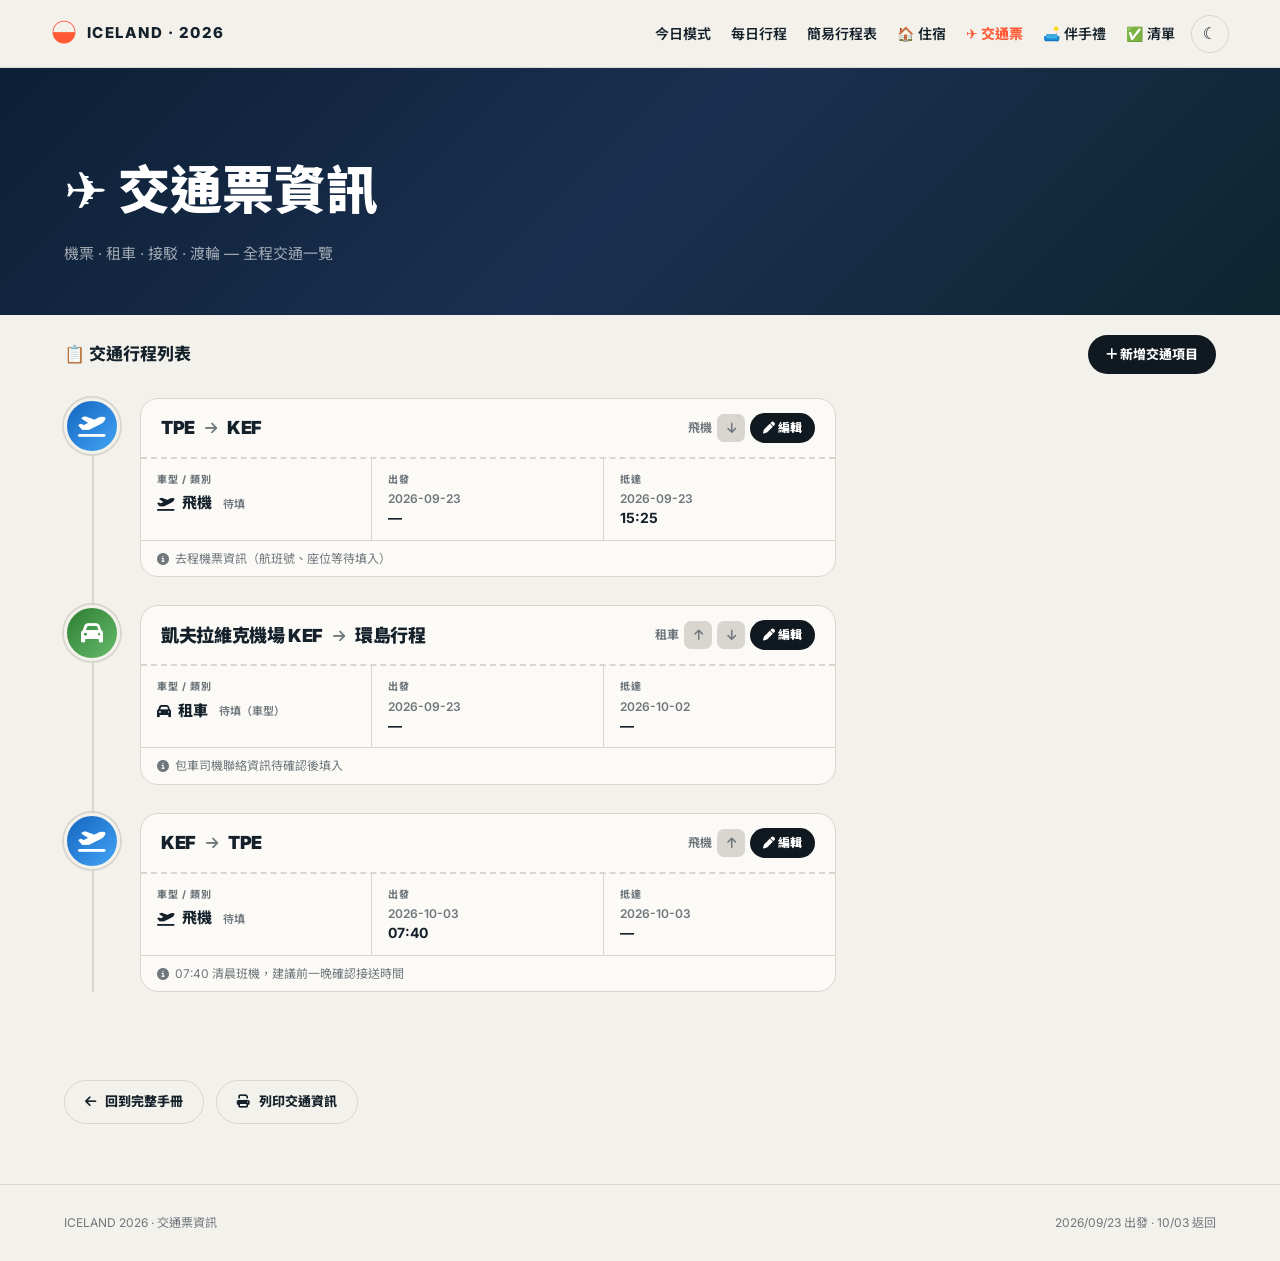
<file: transport.html>
﻿<!DOCTYPE html>
<html lang="zh-Hant">
<head>
  <meta charset="utf-8" />
  <meta name="viewport" content="width=device-width, initial-scale=1" />
  <title>交通票資訊 | 2026 冰島夢幻之旅</title>
  <meta name="description" content="2026 冰島行程機票、租車等交通票管理頁面。" />
  <link rel="preconnect" href="https://fonts.googleapis.com" />
  <link rel="preconnect" href="https://fonts.gstatic.com" crossorigin />
  <link href="https://fonts.googleapis.com/css2?family=Inter:wght@400;600;700;800;900&family=Noto+Sans+TC:wght@400;500;700;900&display=swap" rel="stylesheet" />
  <link rel="stylesheet" href="https://cdnjs.cloudflare.com/ajax/libs/font-awesome/6.4.0/css/all.min.css" />
  <link rel="stylesheet" href="style.css" />
  <style>
    .page-hero { background: linear-gradient(135deg,#0d1f35 0%,#1a3050 50%,#0d2530 100%); padding: 80px clamp(18px,5vw,78px) 48px; color:white; }
    .page-hero h1 { font-size:clamp(28px,5vw,52px); font-weight:900; margin:0 0 8px; }
    .page-hero p  { color:rgba(255,255,255,0.6); font-size:15px; margin:0; }
    .action-bar { display:flex; align-items:center; justify-content:space-between; padding:20px clamp(18px,5vw,78px) 0; gap:12px; flex-wrap:wrap; }
    .action-bar h2 { font-size:17px; font-weight:800; margin:0; }
    .timeline-section { padding:24px clamp(18px,5vw,78px) 60px; max-width:900px; }
    .timeline { position:relative; }
    .timeline::before { content:''; position:absolute; left:28px; top:0; bottom:0; width:2px; background:var(--line); }
    .timeline-item { display:flex; gap:20px; margin-bottom:28px; position:relative; }
    .timeline-icon { width:56px; height:56px; border-radius:50%; display:flex; align-items:center; justify-content:center; font-size:22px; color:white; flex-shrink:0; z-index:1; border:3px solid var(--bg); box-shadow:0 0 0 2px var(--line); }
    .icon-flight { background:linear-gradient(135deg,#1565c0,#42a5f5); }
    .icon-train  { background:linear-gradient(135deg,#6a1b9a,#ab47bc); }
    .icon-ship   { background:linear-gradient(135deg,#00838f,#26c6da); }
    .icon-car    { background:linear-gradient(135deg,#2e7d32,#66bb6a); }
    .boarding-pass { flex:1; background:var(--surface); border:1px solid var(--line); border-radius:18px; overflow:hidden; transition:box-shadow 0.2s; }
    .boarding-pass:hover { box-shadow:0 8px 32px rgba(0,0,0,0.08); }
    .bp-header { display:flex; align-items:center; justify-content:space-between; padding:14px 20px; border-bottom:2px dashed var(--line); gap:10px; flex-wrap:wrap; }
    .bp-route  { display:flex; align-items:center; gap:10px; flex-wrap:wrap; }
    .bp-city   { font-size:18px; font-weight:900; letter-spacing:-0.02em; }
    .bp-arrow  { color:var(--muted); font-size:14px; }
    .bp-carrier { font-size:12px; font-weight:700; color:var(--muted); }
    .bp-controls { display:flex; align-items:center; gap:5px; flex-wrap:wrap; }
    .bp-order-btn { background:var(--line); border:none; border-radius:7px; width:28px; height:28px; cursor:pointer; font-size:12px; display:flex; align-items:center; justify-content:center; color:var(--muted); transition:background 0.15s,color 0.15s; }
    .bp-order-btn:hover { background:var(--accent); color:white; }
    .bp-body { display:grid; grid-template-columns:1fr 1fr 1fr; gap:0; border-bottom:1px solid var(--line); }
    .bp-col { padding:12px 16px; border-right:1px solid var(--line); }
    .bp-col:last-child { border-right:none; }
    .bp-col .col-label { font-size:10px; font-weight:800; letter-spacing:0.1em; color:var(--muted); display:block; margin-bottom:4px; text-transform:uppercase; }
    .bp-col .col-type  { font-size:15px; font-weight:800; display:flex; align-items:center; gap:7px; }
    .bp-col .col-dt    { font-size:14px; font-weight:700; line-height:1.4; }
    .bp-col .col-dt .dt-date { color:var(--muted); font-size:12px; font-weight:600; }
    .col-pending { color:var(--muted); font-style:italic; font-weight:400; font-size:13px; }
    .bp-footer { padding:8px 16px; font-size:12px; color:var(--muted); display:flex; align-items:center; gap:6px; }
    .tp-edit-area { display:none; padding:16px 20px 20px; border-top:2px dashed var(--line); background:rgba(0,0,0,0.02); }
    .tp-edit-area.active { display:block; }
    .edit-grid { display:grid; grid-template-columns:1fr 1fr; gap:10px; margin-bottom:14px; }
    .edit-grid .full { grid-column:1/-1; }
    .edit-field label { font-size:10px; font-weight:800; letter-spacing:0.06em; color:var(--muted); display:block; margin-bottom:4px; text-transform:uppercase; }
    .edit-field input,.edit-field select,.edit-field textarea { width:100%; box-sizing:border-box; padding:8px 10px; border:1px solid var(--line); border-radius:8px; background:var(--bg); color:var(--ink); font-size:13px; font-family:inherit; transition:border-color 0.15s; }
    .edit-field input:focus,.edit-field select:focus,.edit-field textarea:focus { outline:none; border-color:var(--accent); }
    .edit-field textarea { resize:vertical; min-height:52px; }
    .edit-actions-row { display:flex; justify-content:space-between; align-items:center; flex-wrap:wrap; gap:8px; }
    .save-toast { position:fixed; bottom:24px; right:24px; background:#1a7a5a; color:white; padding:12px 20px; border-radius:12px; font-size:14px; font-weight:700; box-shadow:0 4px 20px rgba(0,0,0,0.2); transform:translateY(80px); opacity:0; transition:all 0.3s ease; z-index:999; }
    .save-toast.show { transform:translateY(0); opacity:1; }
    @media (max-width:600px) { .bp-body { grid-template-columns:1fr 1fr; } .edit-grid { grid-template-columns:1fr; } .edit-grid .full { grid-column:1; } }
    body.dark .icon-flight { background:linear-gradient(135deg,#0d47a1,#1976d2); }
    body.dark .icon-car    { background:linear-gradient(135deg,#1b5e20,#388e3c); }
    body.dark .tp-edit-area { background:rgba(255,255,255,0.03); }
  </style>
</head>
<body>
  <header class="topbar">
    <a class="brand" href="index.html" aria-label="回到手冊首頁"><span class="brand-mark">◒</span><span>ICELAND · 2026</span></a>
    <nav class="nav">
      <a href="index.html#today">今日模式</a>
      <a href="index.html#days">每日行程</a>
      <a href="itinerary.html">簡易行程表</a>
      <a href="accommodation.html">🏠 住宿</a>
      <a href="transport.html" style="color:var(--accent);font-weight:800;">✈️ 交通票</a>
      <a href="shopping.html">🛋️ 伴手禮</a>
      <a href="checklist.html">✅ 清單</a>
    </nav>
    <div class="topbar-actions">
      <button id="themeBtn" class="icon-btn" aria-label="切換深色模式">☾</button>
      <button id="mobileMenuBtn" class="mobile-menu-btn" aria-label="開啟選單"><i class="fa-solid fa-bars"></i> <span>選單</span></button>
    </div>
  </header>
  <div id="mobileDrawer" class="mobile-drawer">
    <nav class="mobile-drawer-nav">
      <a href="index.html#today" class="drawer-link">⚡ 今日模式 <span>↗</span></a>
      <a href="index.html#days" class="drawer-link">📅 每日行程 <span>↗</span></a>
      <a href="itinerary.html" class="drawer-link">📋 簡易行程表 <span>↗</span></a>
      <a href="accommodation.html" class="drawer-link">🏠 住宿資訊 <span>↗</span></a>
      <a href="transport.html" class="drawer-link" style="color:var(--accent);">✈️ 交通票 <span>↗</span></a>
      <a href="shopping.html" class="drawer-link">🛋️ 伴手禮清單 <span>↗</span></a>
      <a href="checklist.html" class="drawer-link">✅ 準備清單 <span>↗</span></a>
    </nav>
  </div>
  <div class="save-toast" id="saveToast">✅ 交通資訊已儲存</div>
  <main>
    <div class="page-hero">
      <h1>✈️ 交通票資訊</h1>
      <p>機票 · 租車 · 接駁 · 渡輪 — 全程交通一覽</p>
    </div>
    <div class="action-bar">
      <h2>📋 交通行程列表</h2>
      <button class="btn primary" id="addTransportBtn" style="font-size:13px;padding:9px 18px;"><i class="fa-solid fa-plus"></i> 新增交通項目</button>
    </div>
    <div class="timeline-section">
      <div class="timeline" id="transport-timeline"></div>
    </div>
    <div style="padding:0 clamp(18px,5vw,78px) 60px;display:flex;gap:12px;flex-wrap:wrap;">
      <a href="index.html" class="btn secondary" style="font-size:13px;padding:10px 20px;"><i class="fa-solid fa-arrow-left" style="margin-right:6px;"></i> 回到完整手冊</a>
      <button class="btn secondary" onclick="window.print()" style="font-size:13px;padding:10px 20px;"><i class="fa-solid fa-print" style="margin-right:6px;"></i> 列印交通資訊</button>
    </div>
  </main>
  <footer>
    <span>ICELAND 2026 · 交通票資訊</span>
    <span>2026/09/23 出發 · 10/03 返回</span>
  </footer>
  <script>
    document.getElementById('themeBtn').onclick = () => { document.body.classList.toggle('dark'); document.getElementById('themeBtn').textContent = document.body.classList.contains('dark') ? '☀' : '☾'; };
    const mobileMenuBtn = document.getElementById('mobileMenuBtn');
    const mobileDrawer  = document.getElementById('mobileDrawer');
    mobileMenuBtn.onclick = () => { mobileDrawer.classList.toggle('active'); mobileMenuBtn.innerHTML = mobileDrawer.classList.contains('active') ? '<i class="fa-solid fa-xmark"></i> <span>關閉</span>' : '<i class="fa-solid fa-bars"></i> <span>選單</span>'; };

    const CATEGORY_MAP = {
      flight: { name:'飛機', icon:'fa-plane-departure', cls:'icon-flight' },
      train:  { name:'火車', icon:'fa-train',           cls:'icon-train'  },
      ship:   { name:'渡輪', icon:'fa-ship',            cls:'icon-ship'   },
      car:    { name:'租車', icon:'fa-car',             cls:'icon-car'    }
    };

    const BASE_TRANSPORTS = [
      { id:'tp-001', type:'flight', routeFrom:'TPE', routeTo:'KEF', startDate:'2026-09-23', depTime:'', endDate:'2026-09-23', arrTime:'15:25', flightNo:'待填', seat:'', booking:'', notes:'去程機票資訊（航班號、座位等待填入）' },
      { id:'tp-002', type:'car',    routeFrom:'凱夫拉維克機場 KEF', routeTo:'環島行程', startDate:'2026-09-23', depTime:'', endDate:'2026-10-02', arrTime:'', flightNo:'待填（車型）', seat:'', booking:'', notes:'包車司機聯絡資訊待確認後填入' },
      { id:'tp-003', type:'flight', routeFrom:'KEF', routeTo:'TPE', startDate:'2026-10-03', depTime:'07:40', endDate:'2026-10-03', arrTime:'', flightNo:'待填', seat:'', booking:'', notes:'07:40 清晨班機，建議前一晚確認接送時間' }
    ];

    const STORAGE_KEY = 'iceland_transport_v12';

    function loadTransports() {
      try { const r = localStorage.getItem(STORAGE_KEY); if (r) return JSON.parse(r); } catch(e) {}
      return JSON.parse(JSON.stringify(BASE_TRANSPORTS));
    }
    function saveTransports(data) {
      localStorage.setItem(STORAGE_KEY, JSON.stringify(data));
      const t = document.getElementById('saveToast'); t.classList.add('show'); setTimeout(() => t.classList.remove('show'), 2000);
    }

    let transports = loadTransports();

    function renderTimeline() {
      const container = document.getElementById('transport-timeline');
      container.innerHTML = '';
      if (!transports.length) {
        container.innerHTML = '<div style="text-align:center;padding:48px 20px;color:var(--muted);"><i class="fa-solid fa-plane" style="font-size:36px;margin-bottom:12px;display:block;opacity:0.3;"></i><p style="margin:0;font-size:14px;">尚無交通資料，點擊上方「新增交通項目」開始！</p></div>';
        return;
      }
      transports.forEach((item, index) => {
        const cat = CATEGORY_MAP[item.type] || CATEGORY_MAP.flight;
        const isFirst = index === 0, isLast = index === transports.length - 1;
        const depHtml = (item.startDate || item.depTime)
          ? `<div class="col-dt"><div class="dt-date">${item.startDate||''}</div><div>${item.depTime||'—'}</div></div>`
          : `<div class="col-pending">待填</div>`;
        const arrHtml = (item.endDate || item.arrTime)
          ? `<div class="col-dt"><div class="dt-date">${item.endDate||''}</div><div>${item.arrTime||'—'}</div></div>`
          : `<div class="col-pending">待填</div>`;
        const notesHtml = item.notes ? `<div class="bp-footer"><i class="fa-solid fa-circle-info"></i> ${item.notes}</div>` : '';
        const flightBadge = item.flightNo ? `<span style="font-size:11px;color:var(--muted);font-weight:600;margin-left:4px;">${item.flightNo}</span>` : '';
        const el = document.createElement('div');
        el.className = 'timeline-item'; el.id = 'tp-item-' + item.id;
        el.innerHTML = `
          <div class="timeline-icon ${cat.cls}"><i class="fa-solid ${cat.icon}"></i></div>
          <div class="boarding-pass">
            <div class="bp-header">
              <div class="bp-route">
                <span class="bp-city">${item.routeFrom||'起站'}</span>
                <span class="bp-arrow"><i class="fa-solid fa-arrow-right"></i></span>
                <span class="bp-city">${item.routeTo||'終點'}</span>
              </div>
              <div class="bp-controls">
                <span class="bp-carrier">${cat.name}</span>
                ${!isFirst?`<button class="bp-order-btn" onclick="moveTransport(${index},-1)" title="向上移動"><i class="fa-solid fa-arrow-up"></i></button>`:''}
                ${!isLast ?`<button class="bp-order-btn" onclick="moveTransport(${index}, 1)" title="向下移動"><i class="fa-solid fa-arrow-down"></i></button>`:''}
                <button class="btn primary" style="font-size:12px;padding:5px 13px;" onclick="toggleEdit('${item.id}',true)"><i class="fa-solid fa-pen"></i> 編輯</button>
              </div>
            </div>
            <div class="bp-body">
              <div class="bp-col"><span class="col-label">車型 / 類別</span><div class="col-type"><i class="fa-solid ${cat.icon}" style="font-size:14px;"></i> ${cat.name}${flightBadge}</div></div>
              <div class="bp-col"><span class="col-label">出發</span>${depHtml}</div>
              <div class="bp-col"><span class="col-label">抵達</span>${arrHtml}</div>
            </div>
            ${notesHtml}
            <div class="tp-edit-area" id="edit-area-${item.id}">
              <div class="edit-grid">
                <div class="edit-field full"><label>類別</label><select id="ef-type-${item.id}"><option value="flight" ${item.type==='flight'?'selected':''}>✈️ 飛機</option><option value="train" ${item.type==='train'?'selected':''}>🚂 火車</option><option value="ship" ${item.type==='ship'?'selected':''}>🚢 渡輪</option><option value="car" ${item.type==='car'?'selected':''}>🚗 租車</option></select></div>
                <div class="edit-field full"><label>起站</label><input type="text" id="ef-from-${item.id}" value="${item.routeFrom||''}" placeholder="出發地點"></div>
                <div class="edit-field"><label>出發日期</label><input type="date" id="ef-startdate-${item.id}" value="${item.startDate||''}"></div>
                <div class="edit-field"><label>出發時間</label><input type="time" id="ef-deptime-${item.id}" value="${item.depTime||''}"></div>
                <div class="edit-field full"><label>目的站</label><input type="text" id="ef-to-${item.id}" value="${item.routeTo||''}" placeholder="抵達地點"></div>
                <div class="edit-field"><label>抵達日期</label><input type="date" id="ef-enddate-${item.id}" value="${item.endDate||''}"></div>
                <div class="edit-field"><label>抵達時間</label><input type="time" id="ef-arrtime-${item.id}" value="${item.arrTime||''}"></div>
                <div class="edit-field"><label>航班號 / 車型</label><input type="text" id="ef-flightno-${item.id}" value="${item.flightNo||''}" placeholder="CI 001 / Toyota RAV4"></div>
                <div class="edit-field"><label>座位 / 保險</label><input type="text" id="ef-seat-${item.id}" value="${item.seat||''}" placeholder="28A / 全險"></div>
                <div class="edit-field full"><label>訂單號</label><input type="text" id="ef-booking-${item.id}" value="${item.booking||''}" placeholder="訂位代號 / 訂單編號"></div>
                <div class="edit-field full"><label>備註</label><textarea id="ef-notes-${item.id}" placeholder="例如：需提前 2 小時到機場…">${item.notes||''}</textarea></div>
              </div>
              <div class="edit-actions-row">
                <div style="display:flex;gap:8px;">
                  <button class="btn primary" style="font-size:12px;padding:7px 16px;" onclick="saveEdit('${item.id}')"><i class="fa-solid fa-check"></i> 儲存</button>
                  <button class="btn secondary" style="font-size:12px;padding:7px 16px;" onclick="toggleEdit('${item.id}',false)">取消</button>
                </div>
                <button class="btn secondary" style="font-size:12px;padding:7px 16px;color:#e74c3c;border-color:#e74c3c;" onclick="deleteTransport('${item.id}')"><i class="fa-solid fa-trash"></i> 刪除此交通</button>
              </div>
            </div>
          </div>`;
        container.appendChild(el);
      });
    }

    function toggleEdit(id, show) { const a = document.getElementById('edit-area-'+id); if (a) a.classList.toggle('active', show); }

    function saveEdit(id) {
      const item = transports.find(x => x.id === id); if (!item) return;
      item.type      = document.getElementById('ef-type-'+id).value;
      item.routeFrom = document.getElementById('ef-from-'+id).value.trim();
      item.startDate = document.getElementById('ef-startdate-'+id).value;
      item.depTime   = document.getElementById('ef-deptime-'+id).value;
      item.routeTo   = document.getElementById('ef-to-'+id).value.trim();
      item.endDate   = document.getElementById('ef-enddate-'+id).value;
      item.arrTime   = document.getElementById('ef-arrtime-'+id).value;
      item.flightNo  = document.getElementById('ef-flightno-'+id).value.trim();
      item.seat      = document.getElementById('ef-seat-'+id).value.trim();
      item.booking   = document.getElementById('ef-booking-'+id).value.trim();
      item.notes     = document.getElementById('ef-notes-'+id).value.trim();
      saveTransports(transports); renderTimeline();
    }

    function deleteTransport(id) {
      if (!confirm('確定要刪除此筆交通行程嗎？')) return;
      transports = transports.filter(x => x.id !== id);
      saveTransports(transports); renderTimeline();
    }

    function addTransport() {
      const newId = 'tp-' + Date.now();
      transports.push({ id:newId, type:'flight', routeFrom:'', routeTo:'', startDate:'', depTime:'', endDate:'', arrTime:'', flightNo:'', seat:'', booking:'', notes:'' });
      saveTransports(transports); renderTimeline();
      toggleEdit(newId, true);
      const el = document.getElementById('tp-item-'+newId);
      if (el) el.scrollIntoView({ behavior:'smooth', block:'center' });
    }

    function moveTransport(index, dir) {
      const t = index + dir;
      if (t < 0 || t >= transports.length) return;
      [transports[index], transports[t]] = [transports[t], transports[index]];
      saveTransports(transports); renderTimeline();
    }

    document.getElementById('addTransportBtn').onclick = addTransport;
    renderTimeline();
  </script>
</body>
</html>
</file>
<file: style.css>
/* ==========================================================================
   ICELAND 2026 - EDITORIAL DESIGN SYSTEM & INTERACTIVE TRAVEL BOOK
   ========================================================================== */

:root {
  --bg: #f3f1eb;
  --surface: #fbfaf6;
  --ink: #14202a;
  --muted: #6f777d;
  --line: #d8d6ce;
  --accent: #ff5a36;
  --accent2: #9dd9cf;
  --dark: #101820;
  --shadow: 0 18px 60px rgba(16, 24, 32, 0.10);
}

* { box-sizing: border-box; }
html { scroll-behavior: smooth; }
body {
  margin: 0;
  background: var(--bg);
  color: var(--ink);
  font-family: Inter, "Noto Sans TC", "PingFang TC", system-ui, -apple-system, sans-serif;
  line-height: 1.65;
  transition: background-color 0.3s ease, color 0.3s ease;
}

a { color: inherit; text-decoration: none; }
button { font: inherit; color: inherit; }

/* Sticky Glass Topbar */
.topbar {
  position: sticky;
  top: 0;
  z-index: 1000;
  height: 68px;
  padding: 0 clamp(16px, 4vw, 56px);
  display: flex;
  align-items: center;
  justify-content: space-between;
  gap: 16px;
  border-bottom: 1px solid rgba(120, 120, 120, 0.2);
  backdrop-filter: blur(16px);
  background: rgba(243, 241, 235, 0.92);
  transition: background 0.3s ease;
}
.brand {
  display: flex;
  align-items: center;
  gap: 8px;
  font-weight: 800;
  letter-spacing: 0.1em;
  font-size: 15px;
  white-space: nowrap;
}
.brand-mark { font-size: 26px; color: var(--accent); }

.nav {
  margin-left: auto;
  display: flex;
  gap: 20px;
  font-size: 14px;
  font-weight: 600;
}
.nav a:hover { color: var(--accent); }

.topbar-actions {
  display: flex;
  align-items: center;
  gap: 8px;
}

.mobile-menu-btn {
  display: none;
  border: 1px solid var(--line);
  background: var(--surface);
  border-radius: 999px;
  padding: 6px 14px;
  font-size: 13px;
  font-weight: 700;
  cursor: pointer;
  align-items: center;
  gap: 6px;
}

.mobile-drawer {
  display: none;
  position: fixed;
  top: 68px;
  left: 0;
  right: 0;
  background: var(--surface);
  border-bottom: 1px solid var(--line);
  padding: 20px 24px 24px;
  box-shadow: 0 20px 40px rgba(0, 0, 0, 0.15);
  z-index: 999;
  backdrop-filter: blur(20px);
  flex-direction: column;
  gap: 20px;
  animation: slideDown 0.25s cubic-bezier(0.16, 1, 0.3, 1);
}
@keyframes slideDown {
  from { opacity: 0; transform: translateY(-10px); }
  to { opacity: 1; transform: translateY(0); }
}
.mobile-drawer.active { display: flex; }

.mobile-drawer-nav {
  display: flex;
  flex-direction: column;
  gap: 12px;
}
.mobile-drawer-nav a {
  font-size: 16px;
  font-weight: 700;
  padding: 10px 14px;
  border-radius: 12px;
  background: var(--bg);
  display: flex;
  align-items: center;
  justify-content: space-between;
}
.mobile-drawer-nav a:hover { background: var(--line); }

.mobile-drawer-actions {
  display: grid;
  grid-template-columns: 1fr 1fr;
  gap: 10px;
}
.mobile-drawer-actions button {
  width: 100%;
  justify-content: center;
}

.icon-btn {
  border: 1px solid var(--line);
  background: transparent;
  border-radius: 999px;
  width: 38px;
  height: 38px;
  cursor: pointer;
  display: flex;
  align-items: center;
  justify-content: center;
  font-size: 16px;
  transition: all 0.2s ease;
  flex-shrink: 0;
}
.icon-btn:hover { background: var(--surface); border-color: var(--ink); }

.edit-mode-btn, .cloud-sync-btn {
  border: 1px solid var(--line);
  background: var(--surface);
  border-radius: 999px;
  padding: 7px 14px;
  font-size: 13px;
  font-weight: 700;
  cursor: pointer;
  display: flex;
  align-items: center;
  gap: 6px;
  white-space: nowrap;
  transition: all 0.2s ease;
}
.edit-mode-btn:hover { background: var(--accent); color: white; border-color: var(--accent); }
.cloud-sync-btn { background: var(--dark); color: white; border-color: var(--dark); }
.cloud-sync-btn:hover { background: #1a2a38; }

/* Edit Banner */
.edit-banner {
  display: none;
  background: #fff0df;
  color: #8c3f0d;
  border-bottom: 1px solid #ffd6bb;
  padding: 10px 24px;
  text-align: center;
  font-size: 13px;
  font-weight: 700;
}
body.edit-active .edit-banner { display: block; }
body.edit-active .edit-mode-btn { background: var(--accent); color: white; border-color: var(--accent); }

/* Hide add-spot button when NOT in edit mode */
.btn-add-spot { display: none; }
body.edit-active .btn-add-spot { display: inline-flex; }

/* Edit-only elements: hidden by default, visible in edit mode */
.edit-only { display: none !important; }
body.edit-active .edit-only { display: flex !important; align-items: center; gap: 8px; }

/* Day hotel row */
.day-hotel-row {
  display: flex;
  align-items: center;
  gap: 12px;
  padding: 6px 20px 8px;
  border-bottom: 1px solid var(--line);
  flex-wrap: wrap;
}
.day-hotel-badge {
  font-size: 12px;
  font-weight: 700;
  color: #1a7a5a;
  background: rgba(47,174,132,0.1);
  border: 1px solid rgba(47,174,132,0.25);
  border-radius: 999px;
  padding: 3px 12px;
  display: inline-flex;
  align-items: center;
  gap: 4px;
}
.day-hotel-badge.day-hotel-none {
  color: var(--muted);
  background: var(--line);
  border-color: transparent;
  font-weight: 400;
}
body.edit-active .day-hotel-badge { display: none; }

/* Hero Section */
.hero {
  min-height: 640px;
  padding: 72px clamp(18px, 5vw, 78px) 54px;
  display: grid;
  grid-template-columns: minmax(0, 1.05fr) minmax(360px, 0.95fr);
  gap: 48px;
  align-items: center;
}
.hero-copy { max-width: 760px; }
.eyebrow {
  font-size: 12px;
  font-weight: 800;
  letter-spacing: 0.22em;
  text-transform: uppercase;
  color: #7b858b;
}
.hero h1 {
  font-family: Georgia, "Noto Serif TC", serif;
  font-size: clamp(54px, 8vw, 110px);
  line-height: 0.88;
  margin: 18px 0 28px;
  letter-spacing: -0.04em;
}
.hero h1 span {
  font-size: 0.42em;
  letter-spacing: 0.02em;
  font-family: Inter, "Noto Sans TC", sans-serif;
  display: block;
  margin-top: 8px;
  font-weight: 700;
}
.hero-copy > p {
  font-size: 18px;
  color: var(--muted);
  max-width: 620px;
}
.hero-actions { display: flex; gap: 12px; margin: 30px 0; }
.btn {
  border: 0;
  border-radius: 999px;
  padding: 13px 22px;
  font-weight: 800;
  font-size: 14px;
  cursor: pointer;
  transition: transform 0.2s ease, background 0.2s ease;
}
.btn:hover { transform: translateY(-2px); }
.btn.primary { background: var(--dark); color: white; }
.btn.secondary { background: transparent; border: 1px solid var(--line); }

.mini-stats { display: flex; gap: 38px; margin-top: 36px; }
.mini-stats div { display: grid; }
.mini-stats strong { font-size: 28px; font-family: Georgia, serif; }
.mini-stats span { font-size: 12px; color: var(--muted); }

/* Hero Visual Card */
.hero-visual {
  height: 520px;
  border-radius: 32px;
  position: relative;
  overflow: hidden;
  background: radial-gradient(circle at 70% 10%, #76e1c4 0, transparent 35%), linear-gradient(165deg, #0c1930 0%, #153e5a 35%, #162d27 70%, #111920 100%);
  box-shadow: var(--shadow);
}
.hero-visual:after {
  content: "";
  position: absolute;
  left: -10%; right: -10%; bottom: -4%;
  height: 52%;
  background: linear-gradient(155deg, transparent 30%, #0d1620 31% 45%, transparent 46%), linear-gradient(25deg, transparent 40%, #16252a 41% 54%, transparent 55%);
  filter: drop-shadow(0 -5px 18px rgba(0,0,0,.25));
}
.aurora {
  position: absolute;
  width: 120%; height: 55%;
  left: -10%; top: 5%;
  background: radial-gradient(ellipse at 50% 20%, rgba(90,255,187,.65), transparent 45%), radial-gradient(ellipse at 20% 30%, rgba(90,181,255,.3), transparent 40%);
  filter: blur(18px);
  transform: rotate(-8deg);
}
.hero-card {
  position: absolute;
  z-index: 3;
  left: 28px; right: 28px; bottom: 28px;
  padding: 24px;
  border: 1px solid rgba(255,255,255,.22);
  border-radius: 20px;
  background: rgba(8,18,26,.64);
  color: white;
  backdrop-filter: blur(10px);
  display: grid;
  gap: 6px;
}
.hero-card span { font-size: 12px; letter-spacing: 0.14em; color: #a9c8c5; }
.hero-card strong { font-size: 22px; }
.hero-card small { color: #c5cecf; }

/* Ticker Marquee */
.ticker {
  display: flex;
  gap: 34px;
  overflow: auto;
  white-space: nowrap;
  padding: 16px clamp(18px, 4vw, 56px);
  border-block: 1px solid var(--line);
  font-size: 13px;
  font-weight: 700;
}
.ticker div:before { content: "✦"; color: var(--accent); margin-right: 12px; }

/* Sections */
.section { padding: 84px clamp(18px, 5vw, 78px); }
.section-head {
  display: flex;
  align-items: flex-end;
  justify-content: space-between;
  gap: 24px;
  margin-bottom: 34px;
}
.section h2 {
  font-family: Georgia, "Noto Serif TC", serif;
  font-size: clamp(32px, 4vw, 54px);
  line-height: 1.05;
  margin: 8px 0 0;
  letter-spacing: -0.03em;
}
.lead { color: var(--muted); font-size: 15px; margin-top: 6px; }

/* Map Section */
.map-wrap {
  display: grid;
  grid-template-columns: minmax(0, 1fr) 320px;
  gap: 18px;
}
.map-wrap #map {
  height: 580px;
  border-radius: 26px;
  border: 1px solid var(--line);
  z-index: 1;
}
.map-panel {
  border: 1px solid var(--line);
  border-radius: 26px;
  padding: 24px;
  background: var(--surface);
  display: flex;
  flex-direction: column;
  gap: 16px;
}
.map-panel-title { font-weight: 800; font-size: 16px; }
.legend { display: flex; flex-direction: column; gap: 8px; font-size: 13px; max-height: 280px; overflow-y: auto; }
.legend-item { display: flex; align-items: center; gap: 8px; }
.legend-dot { width: 10px; height: 10px; border-radius: 50%; flex-shrink: 0; }
.map-controls { display: flex; gap: 8px; flex-wrap: wrap; }

.warning-card {
  margin-top: auto;
  padding: 16px;
  border-radius: 16px;
  background: #fff4e5;
  border: 1px solid #ffe2bf;
  font-size: 13px;
}
.warning-card strong { color: #b45309; }

/* Filters & Chips */
.filters { display: flex; gap: 8px; flex-wrap: wrap; }
.chip {
  border: 1px solid var(--line);
  background: var(--surface);
  border-radius: 999px;
  padding: 7px 15px;
  font-size: 13px;
  font-weight: 700;
  cursor: pointer;
  transition: all 0.2s ease;
}
.chip.active, .chip:hover {
  background: var(--ink);
  color: var(--bg);
  border-color: var(--ink);
}

/* Day Cards */
.day-list { display: flex; flex-direction: column; gap: 32px; }
.day-card {
  border: 1px solid var(--line);
  border-radius: 28px;
  background: var(--surface);
  padding: 28px;
  box-shadow: 0 4px 20px rgba(0,0,0,0.03);
}
.day-top {
  display: grid;
  grid-template-columns: 80px 1fr auto;
  gap: 20px;
  align-items: start;
  border-bottom: 1px solid var(--line);
  padding-bottom: 20px;
  margin-bottom: 24px;
}
.day-num {
  font-family: Georgia, "Noto Serif TC", serif;
  font-size: 52px;
  line-height: 0.9;
  font-weight: 700;
  color: var(--accent);
}
.day-date { font-size: 12px; font-weight: 800; color: var(--muted); margin-top: 4px; }
.day-title h3 { font-family: Georgia, "Noto Serif TC", serif; font-size: 26px; margin: 0 0 6px; }
.day-title p { margin: 0; color: var(--muted); font-size: 15px; }

.badges { display: flex; gap: 6px; flex-wrap: wrap; }
.badge {
  font-size: 11px;
  font-weight: 800;
  padding: 4px 10px;
  border-radius: 999px;
  background: var(--bg);
  border: 1px solid var(--line);
}
.badge.warn { background: #fee2e2; color: #991b1b; border-color: #fca5a5; }
.badge.aurora { background: #f0fdf4; color: #166534; border-color: #86efac; }

.day-body {
  display: grid;
  grid-template-columns: 1fr 280px;
  gap: 24px;
}

/* Spot Cards */
.spot-grid {
  display: grid;
  grid-template-columns: repeat(auto-fill, minmax(280px, 1fr));
  gap: 16px;
}
.spot-card {
  border: 1px solid var(--line);
  border-radius: 20px;
  overflow: hidden;
  background: var(--bg);
  display: flex;
  flex-direction: column;
  position: relative;
  transition: transform 0.2s ease, box-shadow 0.2s ease;
  cursor: pointer;
}
.spot-card:hover {
  transform: translateY(-3px);
  box-shadow: 0 12px 30px rgba(0,0,0,0.08);
}
.spot-card img {
  width: 100%;
  height: 180px;
  object-fit: cover;
  background: #e2dfd5;
}
.spot-content { padding: 18px; display: flex; flex-direction: column; gap: 6px; flex: 1; }
.spot-kicker { font-size: 11px; font-weight: 800; color: var(--muted); letter-spacing: 0.1em; text-transform: uppercase; }
.spot-card h4 { margin: 0; font-size: 18px; font-weight: 800; }
.spot-card p { margin: 0; font-size: 13px; color: var(--muted); line-height: 1.5; }
.spot-gear { margin-top: auto; font-size: 12px; font-weight: 700; color: var(--accent); padding-top: 10px; }

/* Spot Edit Controls Bar */
.spot-edit-bar {
  display: none;
  position: absolute;
  top: 10px;
  right: 10px;
  z-index: 10;
  background: rgba(16, 24, 32, 0.88);
  backdrop-filter: blur(8px);
  border-radius: 999px;
  padding: 4px 8px;
  gap: 6px;
}
body.edit-active .spot-edit-bar { display: flex; }
.spot-edit-btn {
  border: 0;
  background: rgba(255,255,255,0.2);
  color: white;
  border-radius: 50%;
  width: 28px;
  height: 28px;
  display: flex;
  align-items: center;
  justify-content: center;
  font-size: 12px;
  cursor: pointer;
}
.spot-edit-btn:hover { background: var(--accent); }
.spot-edit-btn.delete:hover { background: #ef4444; }

.day-side {
  display: flex;
  flex-direction: column;
  gap: 16px;
}
.info-box {
  padding: 18px;
  border-radius: 18px;
  background: var(--bg);
  border: 1px solid var(--line);
  font-size: 13px;
}
.info-box strong { display: block; margin-bottom: 8px; font-size: 14px; }
.tip-list { margin: 0; padding-left: 18px; color: var(--muted); }
.tip-list li { margin-bottom: 6px; }

.day-actions { display: flex; flex-direction: column; gap: 8px; }
.small-btn {
  border: 1px solid var(--line);
  background: var(--surface);
  border-radius: 14px;
  padding: 10px 14px;
  font-size: 13px;
  font-weight: 700;
  cursor: pointer;
  text-align: center;
  transition: all 0.2s ease;
}
.small-btn:hover { background: var(--ink); color: var(--bg); }
.small-btn.saved { background: var(--accent); color: white; border-color: var(--accent); }
.small-btn.add-spot { display: none; background: #e0f2fe; color: #0369a1; border-color: #bae6fd; }
body.edit-active .small-btn.add-spot { display: block; }

/* Today Mode */
.today-section { background: var(--surface); border-block: 1px solid var(--line); }
.day-select {
  padding: 10px 16px;
  border-radius: 14px;
  border: 1px solid var(--line);
  background: var(--bg);
  color: var(--ink);
  font: inherit;
  font-weight: 700;
}
.today-card {
  border: 1px solid var(--line);
  border-radius: 28px;
  background: var(--bg);
  padding: 32px;
}
.today-main { display: grid; grid-template-columns: 1fr 340px; gap: 32px; }
.today-date { font-size: 12px; font-weight: 800; letter-spacing: 0.15em; color: var(--accent); }
.today-copy h3 { font-family: Georgia, "Noto Serif TC", serif; font-size: 36px; margin: 6px 0 12px; }
.today-summary { font-size: 16px; color: var(--muted); }
.today-route { display: flex; gap: 10px; flex-wrap: wrap; margin-top: 20px; }
.route-stop {
  padding: 6px 14px;
  border-radius: 999px;
  background: var(--surface);
  border: 1px solid var(--line);
  font-size: 13px;
  font-weight: 700;
}

.today-side {
  border-left: 1px solid var(--line);
  padding-left: 32px;
  display: flex;
  flex-direction: column;
  gap: 20px;
}
.today-side h4 { margin: 0 0 6px; font-size: 15px; }
.today-side p { margin: 0; font-size: 14px; color: var(--muted); }
.today-side ul { margin: 0; padding-left: 18px; font-size: 13px; color: var(--muted); }
.today-actions { display: flex; gap: 8px; flex-wrap: wrap; margin-top: auto; }
.today-actions button, .today-actions a {
  border: 1px solid var(--line);
  background: var(--surface);
  padding: 8px 14px;
  border-radius: 999px;
  font-size: 12px;
  font-weight: 700;
  cursor: pointer;
}

.daily-checks {
  margin-top: 32px;
  padding-top: 24px;
  border-top: 1px solid var(--line);
  display: grid;
  grid-template-columns: repeat(4, 1fr);
  gap: 16px;
}
.daily-check {
  padding: 16px;
  border-radius: 16px;
  background: var(--surface);
  border: 1px solid var(--line);
  display: flex;
  flex-direction: column;
  gap: 4px;
}
.daily-check strong { font-size: 13px; }
.daily-check span { font-size: 12px; color: var(--muted); }

/* Packing & Prep Sections */
.prep-section { background: var(--bg); border-top: 1px solid var(--line); }
.prep-progress-wrap {
  margin-bottom: 28px;
  background: var(--surface);
  border: 1px solid var(--line);
  padding: 16px 24px;
  border-radius: 20px;
  display: flex;
  align-items: center;
  gap: 20px;
}
.prep-progress-bar {
  flex: 1;
  height: 12px;
  background: var(--line);
  border-radius: 999px;
  overflow: hidden;
}
.prep-progress-fill {
  height: 100%;
  width: 0%;
  background: linear-gradient(90deg, #ff5a36, #f89e3d);
  border-radius: 999px;
  transition: width 0.3s ease;
}
.prep-progress-text {
  font-size: 14px;
  font-weight: 800;
  white-space: nowrap;
  color: var(--accent);
}

.packing-grid { display: grid; grid-template-columns: repeat(auto-fit, minmax(260px, 1fr)); gap: 20px; }
.packing-card {
  border: 1px solid var(--line);
  border-radius: 24px;
  background: var(--surface);
  padding: 24px;
  display: flex;
  flex-direction: column;
  gap: 16px;
}
.packing-head { display: flex; justify-content: space-between; align-items: start; }
.packing-head h3 { margin: 0; font-size: 18px; }
.packing-head p { margin: 4px 0 0; font-size: 12px; color: var(--muted); }
.packing-head span { font-size: 12px; font-weight: 800; color: var(--accent); }
.check-list { display: flex; flex-direction: column; gap: 10px; }
.check-row { display: flex; align-items: flex-start; gap: 10px; font-size: 14px; cursor: pointer; line-height: 1.45; }
.check-row input { width: 18px; height: 18px; accent-color: var(--accent); margin-top: 2px; flex-shrink: 0; }
.check-row:has(input:checked) span { text-decoration: line-through; opacity: 0.55; }

.packing-note {
  margin-top: 32px;
  padding: 20px 24px;
  border-radius: 20px;
  background: #f0fdf4;
  border: 1px solid #bbf7d0;
  color: #166534;
}
.packing-note strong { font-size: 15px; display: block; margin-bottom: 4px; }
.packing-note p { margin: 0; font-size: 13px; }

/* Notes Section */
.note-grid { display: grid; grid-template-columns: repeat(3, 1fr); gap: 20px; }
.note-card {
  border: 1px solid var(--line);
  border-radius: 24px;
  background: var(--surface);
  padding: 28px;
  position: relative;
}
.note-card span { font-family: Georgia, serif; font-size: 36px; color: var(--line); font-weight: 700; }
.note-card h3 { margin: 10px 0 8px; font-size: 18px; }
.note-card p { margin: 0; font-size: 14px; color: var(--muted); }

/* Live Links Box */
.source-box {
  padding: 40px;
  border: 1px solid var(--line);
  border-radius: 26px;
  display: flex;
  align-items: flex-end;
  justify-content: space-between;
  background: var(--surface);
}
.source-links { display: flex; gap: 10px; flex-wrap: wrap; }
.source-links a { padding: 10px 16px; border-radius: 999px; border: 1px solid var(--line); font-size: 13px; font-weight: 800; }
.source-links a:hover { background: var(--dark); color: white; }

footer {
  padding: 28px clamp(18px, 5vw, 78px);
  border-top: 1px solid var(--line);
  display: flex;
  justify-content: space-between;
  color: var(--muted);
  font-size: 12px;
}

/* Modals */
.spot-dialog {
  width: min(720px, calc(100vw - 28px));
  border: 0;
  border-radius: 26px;
  padding: 0;
  background: var(--surface);
  color: var(--ink);
  box-shadow: 0 30px 90px rgba(0, 0, 0, 0.35);
}
.spot-dialog::backdrop { background: rgba(7, 12, 16, 0.66); backdrop-filter: blur(4px); }
.dialog-close {
  position: absolute;
  right: 14px; top: 14px;
  width: 36px; height: 36px;
  border-radius: 50%;
  border: 0;
  background: rgba(0,0,0,0.65);
  color: white;
  font-size: 22px;
  cursor: pointer;
  z-index: 2;
}
.dialog-hero { height: 280px; background: linear-gradient(145deg, #1f4757, #15202a); position: relative; overflow: hidden; }
.dialog-hero img { width: 100%; height: 100%; object-fit: cover; }
.dialog-content { padding: 26px; }
.dialog-content h3 { font-family: Georgia, "Noto Serif TC", serif; font-size: 32px; margin: 3px 0 10px; }
.dialog-grid { display: grid; grid-template-columns: 1fr 1fr; gap: 12px; margin-top: 18px; }
.dialog-info { padding: 15px; border-radius: 16px; background: #eeece5; }
.dialog-info strong { font-size: 11px; letter-spacing: 0.12em; text-transform: uppercase; color: var(--ink); }
.dialog-info p { font-size: 13px; color: #5f676d; margin: 6px 0 0; }
.dialog-links { display: flex; gap: 8px; flex-wrap: wrap; margin-top: 18px; }
.dialog-links a { border: 1px solid var(--line); padding: 9px 14px; border-radius: 999px; font-size: 12px; font-weight: 800; }

/* Photo Upload Modal Overlay */
.photo-modal-overlay {
  display: none;
  position: fixed;
  inset: 0;
  z-index: 9999;
  background: rgba(0, 0, 0, 0.65);
  backdrop-filter: blur(5px);
  align-items: center;
  justify-content: center;
}
.photo-modal-overlay.active { display: flex; }
.photo-modal-card {
  background: var(--surface);
  border: 1px solid var(--line);
  border-radius: 24px;
  width: min(500px, 92vw);
  padding: 24px;
  box-shadow: var(--shadow);
}
.photo-modal-card h3 { margin: 0 0 16px; font-family: Georgia, serif; font-size: 22px; }
.modal-input-group { margin-bottom: 16px; }
.modal-input-group label { display: block; font-size: 13px; font-weight: 700; margin-bottom: 6px; }
.modal-input-group input[type="text"] {
  width: 100%; padding: 10px 14px; border-radius: 10px; border: 1px solid var(--line); font: inherit; background: var(--bg); color: var(--ink);
}
.modal-btn-row { display: flex; justify-content: flex-end; gap: 10px; margin-top: 20px; }

/* Leaflet Overrides */
.leaflet-popup-content-wrapper { border-radius: 14px; font-family: inherit; }
.popup-link { display: inline-block; margin-top: 6px; color: var(--accent); font-weight: 700; }
.custom-marker { border: 0 !important; background: transparent !important; }
.marker-dot { width: 18px; height: 18px; border: 3px solid white; border-radius: 50%; box-shadow: 0 2px 10px rgba(0,0,0,0.35); }

/* Dark Mode Overrides */
body.dark {
  --bg: #0f161c;
  --surface: #151e25;
  --ink: #edf1ef;
  --muted: #9aa5aa;
  --line: #2b343a;
  --dark: #eef2ef;
}
.dark .topbar { background: rgba(15, 22, 28, 0.92); }
.dark .mobile-drawer { background: #151e25; }
.dark .mobile-drawer-nav a { background: #0f161c; }
.dark .btn.primary { color: #101820; }
.dark .chip.active, .dark .chip:hover { color: #101820; }
.dark .warning-card { background: #2c241e; border-color: #55402f; }
.dark .warning-card strong { color: #f59e0b; }
.dark .warning-card p { color: #d1d5db; }
.dark .info-box { background: #202a31; }
.dark .info-box strong { color: var(--ink); }
.dark .info-box p, .dark .tip-list { color: #acb4b8; }
.dark .small-btn { background: #151e25; }
.dark .small-btn.saved { background: #edf1ef; color: #101820; }
.dark .dialog-info { background: #202a31; }
.dark .dialog-info strong { color: var(--ink); }
.dark .dialog-info p { color: #acb4b8; }
.dark .packing-section { background: #090f13; }

/* Responsive Media Queries */
@media (max-width: 980px) {
  .nav { display: none; }
  .topbar-actions > .edit-mode-btn,
  .topbar-actions > .cloud-sync-btn,
  .topbar-actions > #reset-data-btn { display: none; }
  .mobile-menu-btn { display: flex; }
  
  .hero { grid-template-columns: 1fr; padding-top: 42px; gap: 32px; }
  .hero-visual { height: 380px; }
  .map-wrap { grid-template-columns: 1fr; }
  .map-panel { height: auto; }
  .day-body { grid-template-columns: 1fr; }
  .note-grid { grid-template-columns: 1fr; }
  .source-box { align-items: start; gap: 28px; flex-direction: column; }
}

@media (max-width: 680px) {
  .topbar { padding: 0 16px; height: 60px; }
  .brand { font-size: 14px; }
  .brand-mark { font-size: 22px; }
  .mobile-drawer { top: 60px; padding: 16px; }
  .mobile-drawer-actions { grid-template-columns: 1fr; }
  
  .hero { min-height: auto; padding: 36px 16px 40px; }
  .hero h1 { font-size: 46px; margin: 12px 0 20px; }
  .hero-visual { height: 280px; border-radius: 20px; }
  .hero-card { left: 16px; right: 16px; bottom: 16px; padding: 16px; }
  .hero-card strong { font-size: 17px; }
  .mini-stats { gap: 20px; margin-top: 24px; }
  .mini-stats strong { font-size: 24px; }

  .section { padding: 48px 16px; }
  .day-top { grid-template-columns: 50px 1fr; gap: 12px; }
  .badges { grid-column: 1 / -1; justify-content: flex-start; }
  .day-num { font-size: 38px; }
  .day-title h3 { font-size: 22px; }
  
  .spot-grid { grid-template-columns: 1fr; }
  .spot-card img { height: 160px; }
  
  .map-wrap #map { height: 380px; border-radius: 18px; }
  .packing-grid { grid-template-columns: 1fr; }
  .today-card { padding: 20px; border-radius: 20px; }
  .today-main { grid-template-columns: 1fr; gap: 20px; }
  .today-side { border-left: 0; padding-left: 0; border-top: 1px solid var(--line); padding-top: 20px; }
  .daily-checks { grid-template-columns: 1fr 1fr; gap: 10px; }
  
  .dialog-grid { grid-template-columns: 1fr; }
  .dialog-hero { height: 200px; }
  .dialog-content { padding: 18px; }
  .dialog-content h3 { font-size: 24px; }
  
  .source-links { flex-direction: column; width: 100%; }
  .source-links a { text-align: center; }
  footer { flex-direction: column; gap: 8px; }
}
</file>
